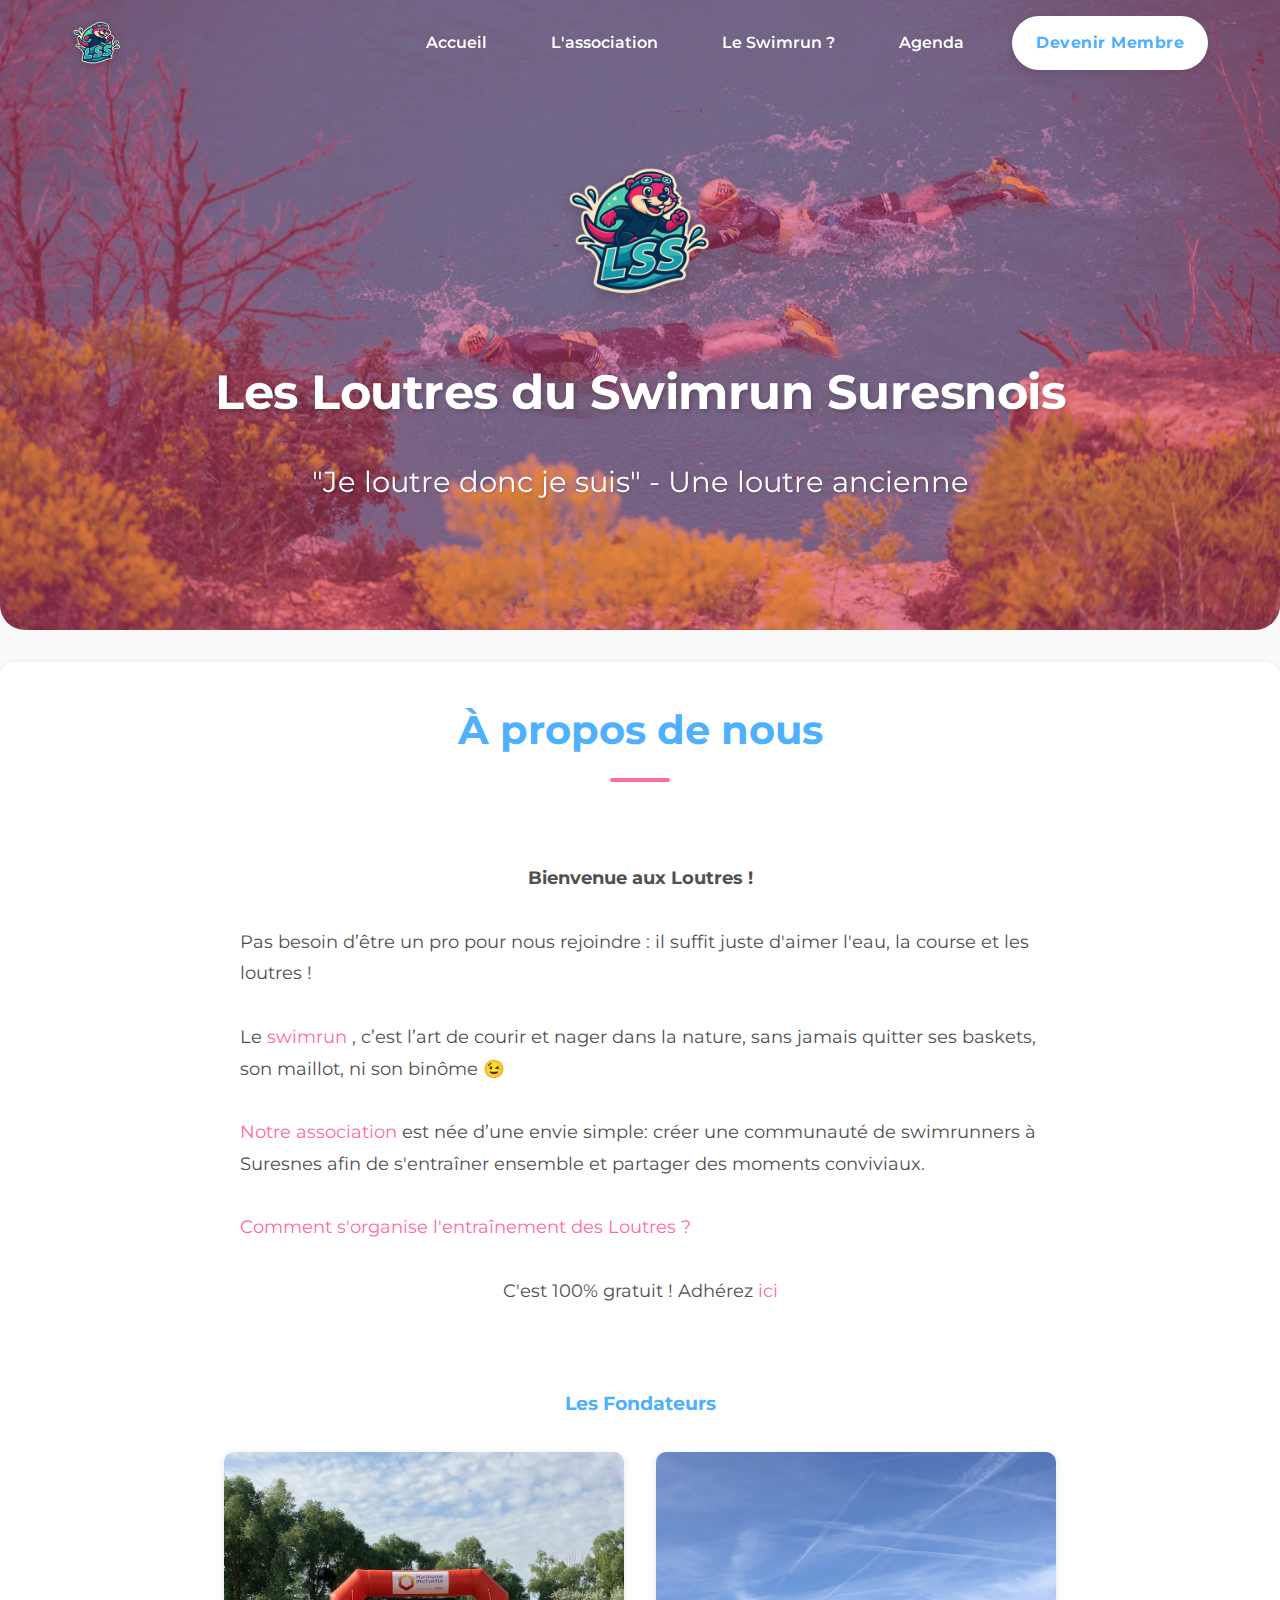
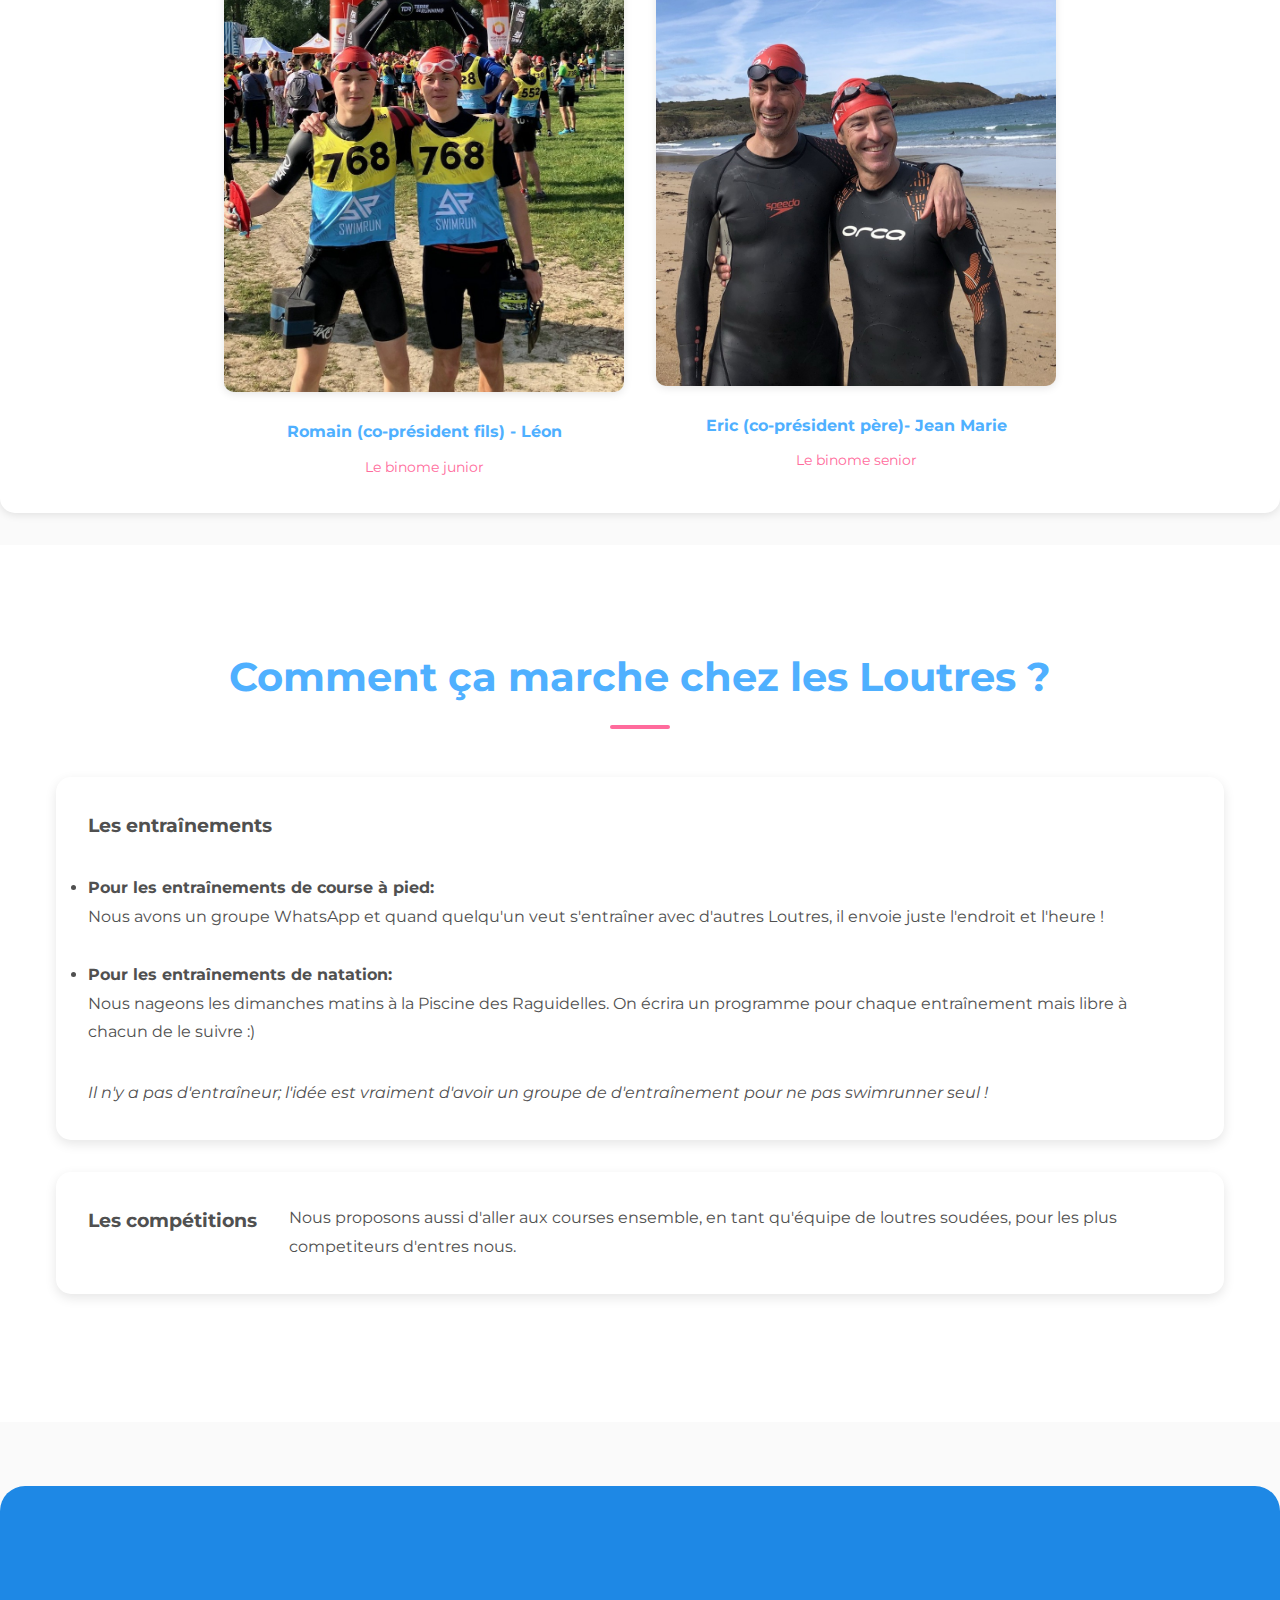
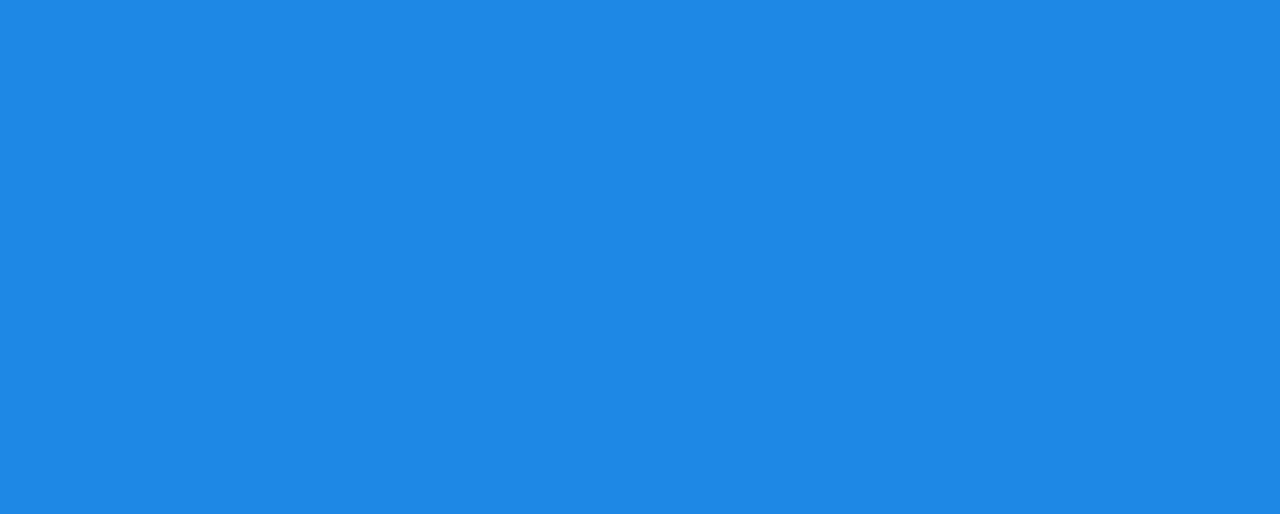
<file: index.html>
<!DOCTYPE html>
<html lang="fr">
<head>
        <!-- Google tag (gtag.js) -->
    <script async src="https://www.googletagmanager.com/gtag/js?id=G-BMRGEG2PDH"></script>
    <script>
      window.dataLayer = window.dataLayer || [];
      function gtag(){dataLayer.push(arguments);}
      gtag('js', new Date());
    
      gtag('config', 'G-BMRGEG2PDH');
    </script>
<!-- Google Tag Manager -->
        <script>(function(w,d,s,l,i){w[l]=w[l]||[];w[l].push({'gtm.start':
        new Date().getTime(),event:'gtm.js'});var f=d.getElementsByTagName(s)[0],
        j=d.createElement(s),dl=l!='dataLayer'?'&l='+l:'';j.async=true;j.src=
        'https://www.googletagmanager.com/gtm.js?id='+i+dl;f.parentNode.insertBefore(j,f);
        })(window,document,'script','dataLayer','GTM-T9DRR994');</script>
        <!-- End Google Tag Manager -->
    <meta charset="UTF-8">
    <meta name="viewport" content="width=device-width, initial-scale=1.0">
    <meta name="description" content="Les Loutres du Swimrun Suresnois (LSS) - Association gratuite de swimrun à Suresnes, en Île-de-France. Rejoignez notre communauté de swimrunners pour des entraînements et des moments conviviaux.">
    <meta name="keywords" content="swimrun, Suresnes, LSS, Les Loutres du Swimrun Suresnois, entraînement swimrun, association sportive, lss swimrun, swimrun suresnes, lss suresnes, natation suresnes, club suresnes, swimrun île de france, swimrun 92, club swimrun ile de france">
    <meta name="author" content="Les Loutres du Swimrun Suresnois">
    <meta name="robots" content="index, follow">
    <link rel="canonical" href="https://loutreswimrunsuresnes.fr/">
    
    <!-- Open Graph / Facebook -->
    <meta property="og:type" content="website">
    <meta property="og:url" content="https://loutreswimrunsuresnes.fr/">
    <meta property="og:title" content="Les Loutres du Swimrun Suresnois (LSS)">
    <meta property="og:description" content="Association gratuite de swimrun à Suresnes. Rejoignez notre communauté de swimrunners pour des entraînements et des moments conviviaux.">
    <meta property="og:image" content="https://loutreswimrunsuresnes.fr/logo_LSS.png">

    <!-- Twitter -->
    <meta property="twitter:card" content="summary_large_image">
    <meta property="twitter:url" content="https://loutreswimrunsuresnes.fr/">
    <meta property="twitter:title" content="Les Loutres du Swimrun Suresnois (LSS)">
    <meta property="twitter:description" content="Association gratuite de swimrun à Suresnes. Rejoignez notre communauté de swimrunners pour des entraînements et des moments conviviaux.">
    <meta property="twitter:image" content="https://loutreswimrunsuresnes.fr/logo_LSS.png">

    <title>Les Loutres du Swimrun Suresnois (LSS) - Association de swimrun à Suresnes</title>
    
    <link rel="manifest" href="/manifest.json">
    <meta name="theme-color" content="#ffffff">

    <!-- Structured Data -->
    <script type="application/ld+json">
    {
      "@context": "https://schema.org",
      "@type": "SportsOrganization",
      "name": "Les Loutres du Swimrun Suresnois",
      "url": "https://loutreswimrunsuresnes.fr",
      "logo": "https://loutreswimrunsuresnes.fr/logo_LSS.png",
      "description": "Association gratuite de swimrun à Suresnes. Rejoignez notre communauté de swimrunners pour des entraînements et des moments conviviaux.",
      "address": {
        "@type": "PostalAddress",
        "addressLocality": "Suresnes",
        "addressRegion": "Île-de-France",
        "postalCode": "92150",
        "addressCountry": "FR"
      },
      "email": "loutreswimrunsuresnes@gmail.com",
      "sameAs": [
        "https://www.instagram.com/lss_swimrun/",
        "https://www.facebook.com/profile.php?id=61575253062888"
      ]
    }
    </script>

    <link href="https://fonts.googleapis.com/css2?family=Montserrat:wght@400;600;700&display=swap" rel="stylesheet">
    <link rel="stylesheet" href="https://cdnjs.cloudflare.com/ajax/libs/font-awesome/6.5.1/css/all.min.css">
    <link rel="stylesheet" href="style.css">
    <link rel="preload" href="/logo_LSS.png" as="image">
    <link rel="preload" href="/premiere.png" as="image">

        <!-- Favicon classique -->
        <link rel="icon" href="/favicon.ico" sizes="any">
        
        <!-- Favicon pour navigateurs modernes -->
        <link rel="icon" href="/favicon.svg" type="image/svg+xml">
        <link rel="icon" type="image/png" sizes="32x32" href="/favicon-32x32.png">
        <link rel="icon" type="image/png" sizes="16x16" href="/favicon-16x16.png">
        
        <!-- Apple -->
        <link rel="apple-touch-icon" sizes="180x180" href="/apple-touch-icon.png">
</head>
<body>
                <!-- Google Tag Manager (noscript) -->
        <noscript><iframe src="https://www.googletagmanager.com/ns.html?id=GTM-T9DRR994"
        height="0" width="0" style="display:none;visibility:hidden"></iframe></noscript>
        <!-- End Google Tag Manager (noscript) -->
    <!-- Navigation -->
    <nav class="main-nav">
        <div class="nav-container">
            <a href="index.html" class="nav-logo">
                <img src="logo_LSS.png" alt="LSS Logo" class="nav-logo-img">
            </a>
            <div class="nav-links">
                <a href="index.html" class="nav-link">Accueil</a>
                <a href="about.html" class="nav-link">L'association</a>
                <a href="swimrun.html" class="nav-link">Le Swimrun ?</a>
                <a href="calendar.html" class="nav-link">Agenda</a>
                <a href="https://www.helloasso.com/associations/les-loutres-du-swimrun-suresnois-lss/adhesions/adhesion-lss" class="nav-link nav-btn" target="_blank">Devenir Membre</a>
            </div>
            <button class="mobile-menu-btn" aria-label="Menu">
                <span></span>
                <span></span>
                <span></span>
            </button>
        </div>
    </nav>

    <section class="hero" style="background-image: url('premiere.png'); background-size: cover; background-position: center; position: relative;">
        <div>
            <img src="logo_LSS.png" alt="LSS Logo" width="150" height="150" loading="eager">
            <h1>Les Loutres du Swimrun Suresnois</h1>
            <div class="quote-container">
                <p class="quote">"Je loutre donc je suis" - Une loutre ancienne</p>
                <p class="quote">"La vie est comme le swimrun, il faut savoir alterner" - Une loutre philosophe</p>
                <p class="quote">"Plus on est de loutres, plus on rit" - Une loutre sociable</p>
                <p class="quote">"Un esprit sain dans une loutre saine" - Une loutre sportive</p>
                <p class="quote">"Le swimrun, c'est la liberté de choisir son élément" - Une loutre aventurière</p>
                <p class="quote">"Seul on va vite, ensemble on va loin" - Une loutre sage</p>
                <p class="quote">"L'important n'est pas la destination, mais les brasses qu'on donne" - Une loutre voyageuse</p>
                <p class="quote">"Un pour tous, tous pour la loutre!" - Une loutre mousquetaire</p>
            </div>
        </div>
    </section>

    <section class="about">
        <div class="container">
            <h2>À propos de nous</h2>
                <p> <strong> Bienvenue aux Loutres !</strong> </p>
                <p> Pas besoin d’être un pro pour nous rejoindre : il suffit juste d'aimer l'eau, la course et les loutres !</p>
            <p>
                Le <a href="swimrun.html" class="info-link">swimrun</a> 
                , c’est l’art de courir et nager dans la nature, sans jamais quitter ses baskets, son maillot, ni son binôme 😉
            </p>
            <p>
                <a href="/about" class="info-link">Notre association</a> est née d’une envie simple: créer une communauté de swimrunners à Suresnes afin de s'entraîner ensemble et partager des moments conviviaux. <br>
                <br>
                <a href="#entrainement" class="info-link">Comment s'organise l'entraînement des Loutres ?</a> 
            </p>
                
            <p>
                C'est 100% gratuit ! Adhérez <a href="https://www.helloasso.com/associations/les-loutres-du-swimrun-suresnois-lss/adhesions/adhesion-lss" class="info-link">ici</a> 
            </p>

            <div class="founders">
                <h3>Les Fondateurs</h3>
                <div class="founders-grid">
                    <div class="founder-card">
                        <img src="presR_L.webp" alt="Romain" class="founder-img" width="200" height="200" loading="lazy">
                        <h4>Romain (co-président fils) - Léon</h4>
                        <p>Le binome junior</p>
                    </div>
                    <div class="founder-card">
                        <img src="presE_JM.webp" alt="Eric" class="founder-img" width="200" height="200" loading="lazy">
                        <h4>Eric (co-président père)- Jean Marie</h4>
                        <p>Le binome senior</p>
                    </div>
                </div>
            </div>
        </div>
    </section>

    <section class="events">
        <div class="container">
            <h2 id="entrainement">Comment ça marche chez les Loutres ?</h2>
            <div class="events-content">
                <div class="event-item">
                    <h3>Les entraînements</h3>
                        <br>
                        <ul>
                                <li><strong>Pour les entraînements de course à pied:</strong> <br> 
                                Nous avons un groupe WhatsApp et quand quelqu'un veut s'entraîner avec d'autres Loutres, il envoie juste l'endroit et l'heure !</li>
                                <br>
                                <li><strong>Pour les entraînements de natation:</strong> <br>
                                Nous nageons les dimanches matins à la Piscine des Raguidelles. On écrira un programme pour chaque entraînement mais libre à chacun de le suivre :)</li>
                        </ul>
                        <br>
                        <p> <em>Il n'y a pas d'entraîneur; l'idée est vraiment d'avoir un groupe 
                        de d'entraînement pour ne pas swimrunner seul ! </em></p>
                        
                </div>

                <div class="event-item">
                    <h3>Les compétitions</h3>
                    <p>
                        Nous proposons aussi d'aller aux courses ensemble, en tant qu'équipe 
                        de loutres soudées, pour les plus competiteurs d'entres nous.
                    </p>
                </div>
            </div>
        </div>
    </section>

    <footer>
        <div class="container">
            <div class="footer-content">
                <div class="footer-section">
                    <h3>Contact</h3>
                    <p>Email: loutreswimrunsuresnes@gmail.com</p>
                    <p>Suresnes, Île-de-France</p>
                    <a href="contact.html" class="btn" style="margin-top: 1rem;">Contact</a>
                </div>
                <div class="footer-section">
                    <h3>Rejoignez-nous</h3>
                    <a href="https://www.helloasso.com/associations/les-loutres-du-swimrun-suresnois-lss/adhesions/adhesion-lss" class="btn" target="_blank">Devenir Membre</a>
                    <p style="margin-top: 0.5rem; font-style: italic;">C'est gratuit</p>
                </div>
                <div class="footer-section">
                    <h3>Suivez-nous</h3>
                    <div class="social-links">
                        <a href="https://www.instagram.com/lss_swimrun/" target="_blank" class="social-link">
                            <i class="fab fa-instagram"></i>
                        </a>
                        <a href="https://www.facebook.com/profile.php?id=61575253062888" target="_blank" class="social-link">
                            <i class="fab fa-facebook"></i>
                        </a>
                    </div>
                </div>
            </div>
        </div>
    </footer>

    <button class="scroll-to-top" aria-label="Retour en haut">
        <i class="fas fa-arrow-up"></i>
    </button>

    <script>
        // Mobile menu functionality
        const mobileMenuBtn = document.querySelector('.mobile-menu-btn');
        const navLinks = document.querySelector('.nav-links');
        
        mobileMenuBtn.addEventListener('click', () => {
            navLinks.classList.toggle('active');
            mobileMenuBtn.classList.toggle('active');
        });

        // Handle scroll for navigation color change
        const mainNav = document.querySelector('.main-nav');
        const heroHeight = 300; // Approximate height where we want the color to change

        window.addEventListener('scroll', () => {
            if (window.scrollY > heroHeight) {
                mainNav.classList.add('scrolled');
            } else {
                mainNav.classList.remove('scrolled');
            }
        });

        // Scroll to top functionality
        const scrollToTopBtn = document.querySelector('.scroll-to-top');

        window.addEventListener('scroll', () => {
            if (window.scrollY > 300) {
                scrollToTopBtn.classList.add('visible');
            } else {
                scrollToTopBtn.classList.remove('visible');
            }
        });

        scrollToTopBtn.addEventListener('click', () => {
            window.scrollTo({
                top: 0,
                behavior: 'smooth'
            });
        });

        // Quote rotation functionality
        const quotes = document.querySelectorAll('.quote');
        let currentQuoteIndex = 0;

        function showQuote(index) {
            // Hide all quotes first
            quotes.forEach(quote => {
                quote.style.display = 'none';
            });
            
            // Show only the current quote
            quotes[index].style.display = 'block';
        }

        function rotateQuotes() {
            currentQuoteIndex = (currentQuoteIndex + 1) % quotes.length;
            showQuote(currentQuoteIndex);
        }

        // Initialize first quote
        showQuote(0);

        // Start rotation
        setInterval(rotateQuotes, 8000);
    </script>
</body>
</html>
</file>
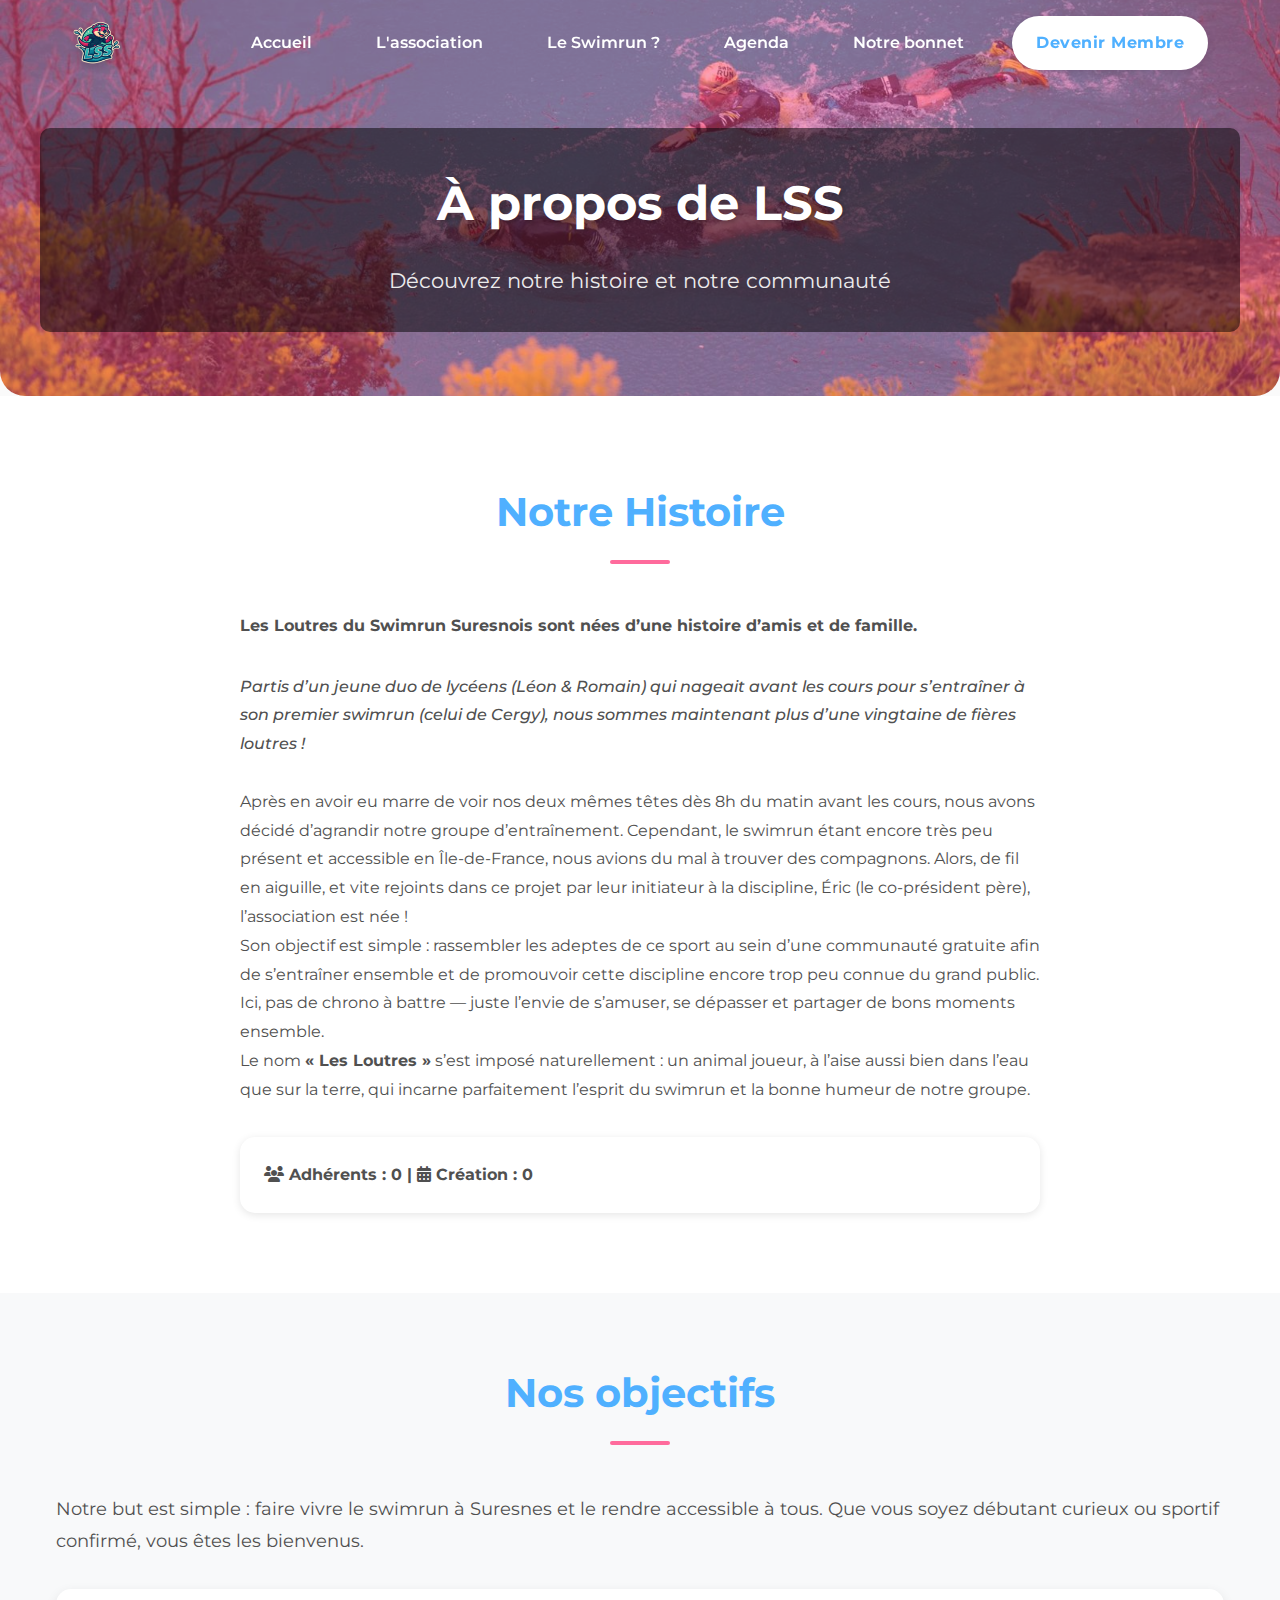
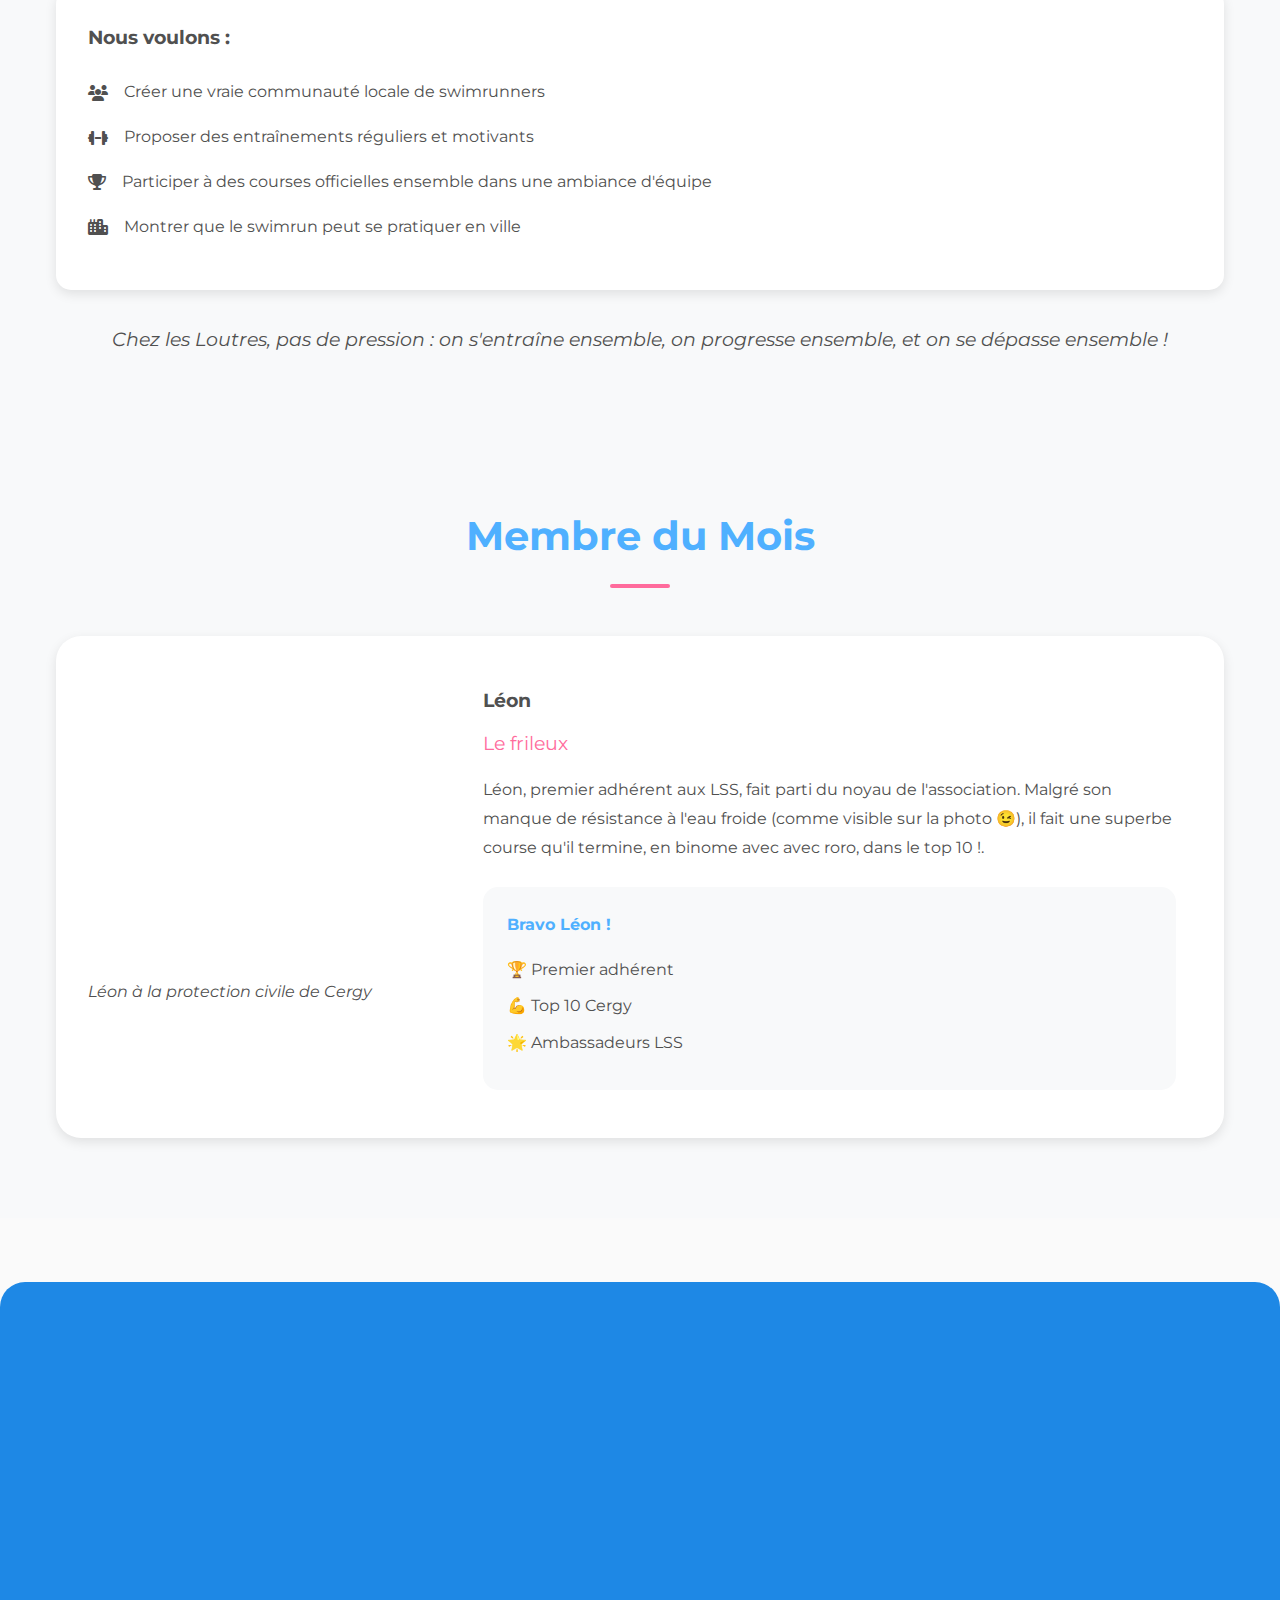
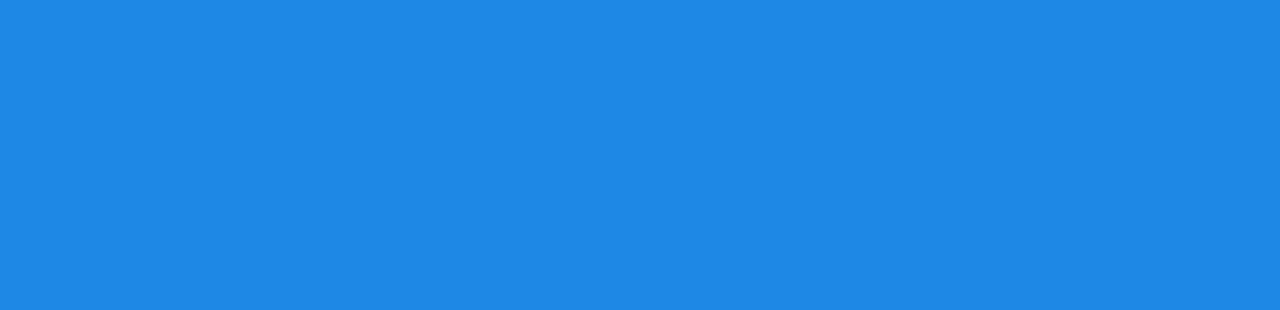
<file: about.html>
<!DOCTYPE html>
<html lang="fr">
<head>
    <meta charset="UTF-8">
    <meta name="viewport" content="width=device-width, initial-scale=1.0">
    <meta name="description" content="Découvrez l'histoire et la mission des Loutres du Swimrun Suresnois (LSS), une association gratuite dédiée à la pratique du swimrun à Suresnes.">
    <meta name="keywords" content="swimrun, Suresnes, LSS, Les Loutres du Swimrun Suresnois, histoire, mission, association sportive">
    <meta name="author" content="Les Loutres du Swimrun Suresnois">
    <meta name="robots" content="index, follow">
    <link rel="canonical" href="https://loutreswimrunsuresnes.fr/about.html">
    
    <!-- Open Graph / Facebook -->
    <meta property="og:type" content="website">
    <meta property="og:url" content="https://loutreswimrunsuresnes.fr/about.html">
    <meta property="og:title" content="À propos - Les Loutres du Swimrun Suresnois (LSS)">
    <meta property="og:description" content="Découvrez l'histoire et la mission des Loutres du Swimrun Suresnois (LSS), une association gratuite dédiée à la pratique du swimrun à Suresnes.">
    <meta property="og:image" content="https://loutreswimrunsuresnes.fr/logo_LSS.png">

    <!-- Twitter -->
    <meta property="twitter:card" content="summary_large_image">
    <meta property="twitter:url" content="https://loutreswimrunsuresnes.fr/about.html">
    <meta property="twitter:title" content="À propos - Les Loutres du Swimrun Suresnois (LSS)">
    <meta property="twitter:description" content="Découvrez l'histoire et la mission des Loutres du Swimrun Suresnois (LSS), une association gratuite dédiée à la pratique du swimrun à Suresnes.">
    <meta property="twitter:image" content="https://loutreswimrunsuresnes.fr/logo_LSS.png">

    <title>À propos - Les Loutres du Swimrun Suresnois (LSS)</title>

    <link rel="manifest" href="/manifest.json">
    <meta name="theme-color" content="#ffffff">

    <!-- Structured Data -->
    <script type="application/ld+json">
    {
      "@context": "https://schema.org",
      "@type": "AboutPage",
      "name": "À propos - Les Loutres du Swimrun Suresnois",
      "description": "Découvrez l'histoire et la mission des Loutres du Swimrun Suresnois (LSS), une association gratuite dédiée à la pratique du swimrun à Suresnes.",
      "publisher": {
        "@type": "Organization",
        "name": "Les Loutres du Swimrun Suresnois",
        "logo": {
          "@type": "ImageObject",
          "url": "https://loutreswimrunsuresnes.fr/logo_LSS.png"
        }
      }
    }
    </script>

    <link href="https://fonts.googleapis.com/css2?family=Montserrat:wght@400;600;700&display=swap" rel="stylesheet">
    <link rel="stylesheet" href="https://cdnjs.cloudflare.com/ajax/libs/font-awesome/6.5.1/css/all.min.css">
    <link rel="stylesheet" href="style.css">
    <link rel="preload" href="/logo_LSS.png" as="image">
    <link rel="preload" href="/premiere.png" as="image">
    
    <!-- Favicon classique -->
    <link rel="icon" href="/favicon.ico" sizes="any">
    
    <!-- Favicon pour navigateurs modernes -->
    <link rel="icon" href="/favicon.svg" type="image/svg+xml">
    <link rel="icon" type="image/png" sizes="32x32" href="/favicon-32x32.png">
    <link rel="icon" type="image/png" sizes="16x16" href="/favicon-16x16.png">
    
    <!-- Apple -->
    <link rel="apple-touch-icon" sizes="180x180" href="/apple-touch-icon.png">
</head>
<body>
    <!-- Navigation -->
    <nav class="main-nav">
        <div class="nav-container">
            <a href="index.html" class="nav-logo">
                <img src="logo_LSS.png" alt="LSS Logo" class="nav-logo-img">
            </a>
            <div class="nav-links">
                <a href="index.html" class="nav-link">Accueil</a>
                <a href="about.html" class="nav-link">L'association</a>
                <a href="swimrun.html" class="nav-link">Le Swimrun ?</a>
                <a href="calendar.html" class="nav-link">Agenda</a>
                <a href="bonnet.html" class="nav-link">Notre bonnet</a>
                <a href="https://www.helloasso.com/associations/les-loutres-du-swimrun-suresnois-lss/adhesions/adhesion-lss" class="nav-link nav-btn" target="_blank">Devenir Membre</a>
            </div>
            <button class="mobile-menu-btn" aria-label="Menu">
                <span></span>
                <span></span>
                <span></span>
            </button>
        </div>
    </nav>

    <!-- Header -->
    <header class="page-header" style="background-image: url('premiere.png'); background-size: cover; background-position: center; position: relative;">
        <div class="container" style="position: relative; z-index: 1; background-color: rgba(0, 0, 0, 0.5); padding: 2rem; border-radius: 10px;">
            <h1>À propos de LSS</h1>
            <p>Découvrez notre histoire et notre communauté</p>
        </div>
    </header>

    <!-- History Section -->
    <section class="history-section">
        <div class="container">
            <h2>Notre Histoire</h2>
            <div class="history-content">
                <div class="history-text">
                  <p><strong>Les Loutres du Swimrun Suresnois sont nées d’une histoire d’amis et de famille.</strong></p>  
                    <p style="margin-bottom: 2rem; line-height: 1.8;">
                        <p style="font-weight: 500; font-style: italic;">Partis d’un jeune duo de lycéens (Léon & Romain) qui nageait avant les cours pour s’entraîner à son premier swimrun (celui de Cergy), nous sommes maintenant plus d’une vingtaine de fières loutres ! </p>
                        <br>
                        Après en avoir eu marre de voir nos deux mêmes têtes dès 8h du matin avant les cours, nous avons décidé d’agrandir notre groupe d’entraînement. Cependant, le swimrun étant encore très peu présent et accessible en Île-de-France, nous avions du mal à trouver des compagnons. Alors, de fil en aiguille, et vite rejoints dans ce projet par leur initiateur à la discipline, Éric (le co-président père), l’association est née !
                        <br>
                        Son objectif est simple : rassembler les adeptes de ce sport au sein d’une communauté gratuite afin de s’entraîner ensemble et de promouvoir cette discipline encore trop peu connue du grand public.
                        <br>
                        Ici, pas de chrono à battre — juste l’envie de s’amuser, se dépasser et partager de bons moments ensemble.
                        <br>
                        Le nom <strong>« Les Loutres »</strong> s’est imposé naturellement : un animal joueur, à l’aise aussi bien dans l’eau que sur la terre, qui incarne parfaitement l’esprit du swimrun et la bonne humeur de notre groupe.
                    </p> 
                    <p style="font-weight: bold; margin-top: 2rem; padding: 1.5rem; background-color: var(--white); border-radius: var(--border-radius-md); box-shadow: var(--shadow-sm);">
                        <i class="fas fa-users" style="color: var(--primary);"></i> Adhérents : <span class="counter" data-target="25">0</span> | 
                        <i class="fas fa-calendar-alt" style="color: var(--primary);"></i> Création : <span class="counter" data-target="2025">0</span>
                    </p>
                    <script>
                        const counters = document.querySelectorAll('.counter');
                        const observer = new IntersectionObserver((entries) => {
                            entries.forEach(entry => {
                                if (entry.isIntersecting) {
                                    const counter = entry.target;
                                    const target = parseInt(counter.getAttribute('data-target'));
                                    let count = 0;
                                    const updateCounter = () => {
                                        const increment = target / 50;
                                        if (count < target) {
                                            count += increment;
                                            counter.innerText = Math.ceil(count);
                                            setTimeout(updateCounter, 20);
                                        } else {
                                            counter.innerText = target;
                                        }
                                    };
                                    updateCounter();
                                    observer.unobserve(counter);
                                }
                            });
                        });
                        counters.forEach(counter => observer.observe(counter));
                    </script>
                </div>
            </div>
        </div>
    </section>

    <!-- Mission Section -->
    <section class="mission-section">
        <div class="container">
            <h2>Nos objectifs</h2>
            <div class="mission-intro" style="margin-bottom: 2rem; font-size: 1.1rem; line-height: 1.8;">
                <p>Notre but est simple : faire vivre le swimrun à Suresnes et le rendre accessible à tous. Que vous soyez débutant curieux ou sportif confirmé, vous êtes les bienvenus.</p>
            </div>

            <div class="mission-goals" style="background: var(--white); padding: 2rem; border-radius: var(--border-radius-md); box-shadow: var(--shadow-md);">
                <h3 style="color: var(--primary); margin-bottom: 1.5rem;">Nous voulons :</h3>
                <ul style="list-style: none; padding: 0;">
                    <li style="margin-bottom: 1rem; display: flex; align-items: center;">
                        <i class="fas fa-users" style="color: var(--primary); margin-right: 1rem;"></i>
                        Créer une vraie communauté locale de swimrunners
                    </li>
                    <li style="margin-bottom: 1rem; display: flex; align-items: center;">
                        <i class="fas fa-dumbbell" style="color: var(--primary); margin-right: 1rem;"></i>
                        Proposer des entraînements réguliers et motivants
                    </li>
                    <li style="margin-bottom: 1rem; display: flex; align-items: center;">
                        <i class="fas fa-trophy" style="color: var(--primary); margin-right: 1rem;"></i>
                        Participer à des courses officielles ensemble dans une ambiance d'équipe
                    </li>
                    <li style="margin-bottom: 1rem; display: flex; align-items: center;">
                        <i class="fas fa-city" style="color: var(--primary); margin-right: 1rem;"></i>
                        Montrer que le swimrun peut se pratiquer en ville
                    </li>
                </ul>
            </div>

            <div class="mission-motto" style="text-align: center; margin-top: 2rem; font-style: italic; font-size: 1.2rem;">
                <p>Chez les Loutres, pas de pression : on s'entraîne ensemble, on progresse ensemble, et on se dépasse ensemble !</p>
            </div>
        </div>
    </section>

    <!-- Member of the Month Section -->
    <section class="member-month">
        <div class="container">
            <h2>Membre du Mois</h2>
            <div class="member-spotlight">
                <div class="member-card">
                    <div class="member-image">
                        <img src="L_secu_civ.webp" alt="Romain et Léon" style="width: 100%; height: 300px; object-fit: cover; border-radius: 10px;" loading="lazy">
                        <figcaption style="font-style: italic;">Léon à la protection civile de Cergy</figcaption>
                    </div>
                    <div class="member-info">
                        <h3>Léon</h3>
                        <p class="member-title">Le frileux</p>
                        <p class="member-description">
                            Léon, premier adhérent aux LSS, fait parti du noyau de l'association. Malgré son manque de résistance à l'eau froide (comme visible sur la photo 😉), il fait une superbe course qu'il termine, en binome avec avec roro, dans le top 10 !.
                        </p>
                        <div class="member-achievements">
                            <h4>Bravo Léon !</h4>
                            <ul>
                                <li>🏆 Premier adhérent</li>
                                <li>💪 Top 10 Cergy</li>
                                <li>🌟 Ambassadeurs LSS</li>
                            </ul>
                        </div>
                    </div>
                </div>
            </div>
        </div>
    </section>

    <!-- Footer -->
    <footer>
        <div class="container">
            <div class="footer-content">
                <div class="footer-section">
                    <h3>Contact</h3>
                    <p>Email: loutreswimrunsuresnes@gmail.com</p>
                    <p>Suresnes, Île-de-France</p>
                    <a href="contact.html" class="btn" style="margin-top: 1rem;">Contact</a>
                </div>
                <div class="footer-section">
                    <h3>Rejoignez-nous</h3>
                    <a href="https://www.helloasso.com/associations/les-loutres-du-swimrun-suresnois-lss/adhesions/adhesion-lss" class="btn" target="_blank">Devenir Membre</a>
                    <p style="margin-top: 0.5rem; font-style: italic;">C'est gratuit</p>
                </div>
                <div class="footer-section">
                    <h3>Suivez-nous</h3>
                    <div class="social-links">
                        <a href="https://www.instagram.com/lss_swimrun/" target="_blank" class="social-link">
                            <i class="fab fa-instagram"></i>
                        </a>
                        <a href="https://www.facebook.com/profile.php?id=61575253062888" target="_blank" class="social-link">
                            <i class="fab fa-facebook"></i>
                        </a>
                    </div>
                </div>
            </div>
        </div>
    </footer>

    <button class="scroll-to-top" aria-label="Retour en haut">
        <i class="fas fa-arrow-up"></i>
    </button>

    <script>
        // Mobile menu functionality
        const mobileMenuBtn = document.querySelector('.mobile-menu-btn');
        const navLinks = document.querySelector('.nav-links');
        
        mobileMenuBtn.addEventListener('click', () => {
            navLinks.classList.toggle('active');
            mobileMenuBtn.classList.toggle('active');
        });

        // Handle scroll for navigation color change
        const mainNav = document.querySelector('.main-nav');
        const heroHeight = 300; // Approximate height where we want the color to change

        window.addEventListener('scroll', () => {
            if (window.scrollY > heroHeight) {
                mainNav.classList.add('scrolled');
            } else {
                mainNav.classList.remove('scrolled');
            }
        });

        // Scroll to top functionality
        const scrollToTopBtn = document.querySelector('.scroll-to-top');

        window.addEventListener('scroll', () => {
            if (window.scrollY > 300) {
                scrollToTopBtn.classList.add('visible');
            } else {
                scrollToTopBtn.classList.remove('visible');
            }
        });

        scrollToTopBtn.addEventListener('click', () => {
            window.scrollTo({
                top: 0,
                behavior: 'smooth'
            });
        });

        // FAQ functionality
        document.querySelectorAll('.faq-question').forEach(question => {
            question.addEventListener('click', () => {
                const item = question.parentElement;
                document.querySelectorAll('.faq-item').forEach(faqItem => {
                    if (faqItem !== item) {
                        faqItem.classList.remove('active');
                    }
                });
                item.classList.toggle('active');
            });
        });
    </script>
</body>
</html>
</file>
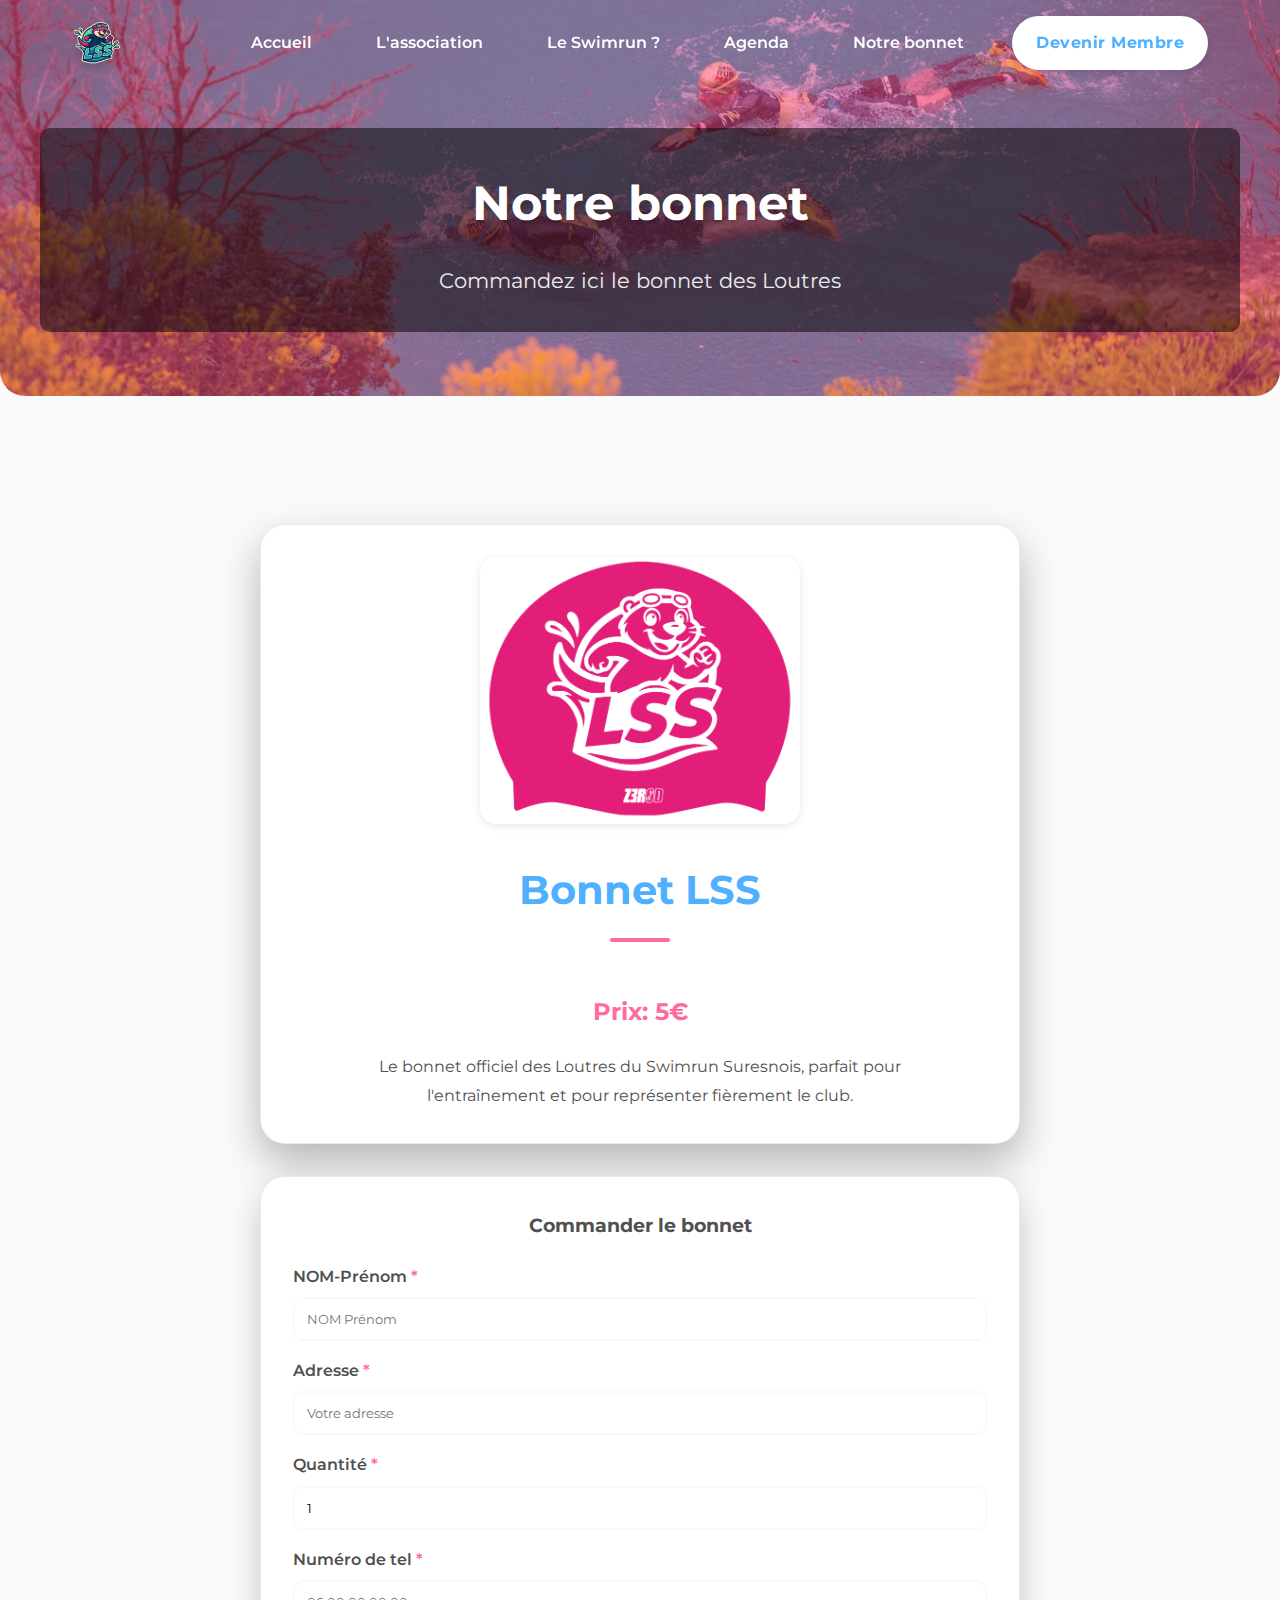
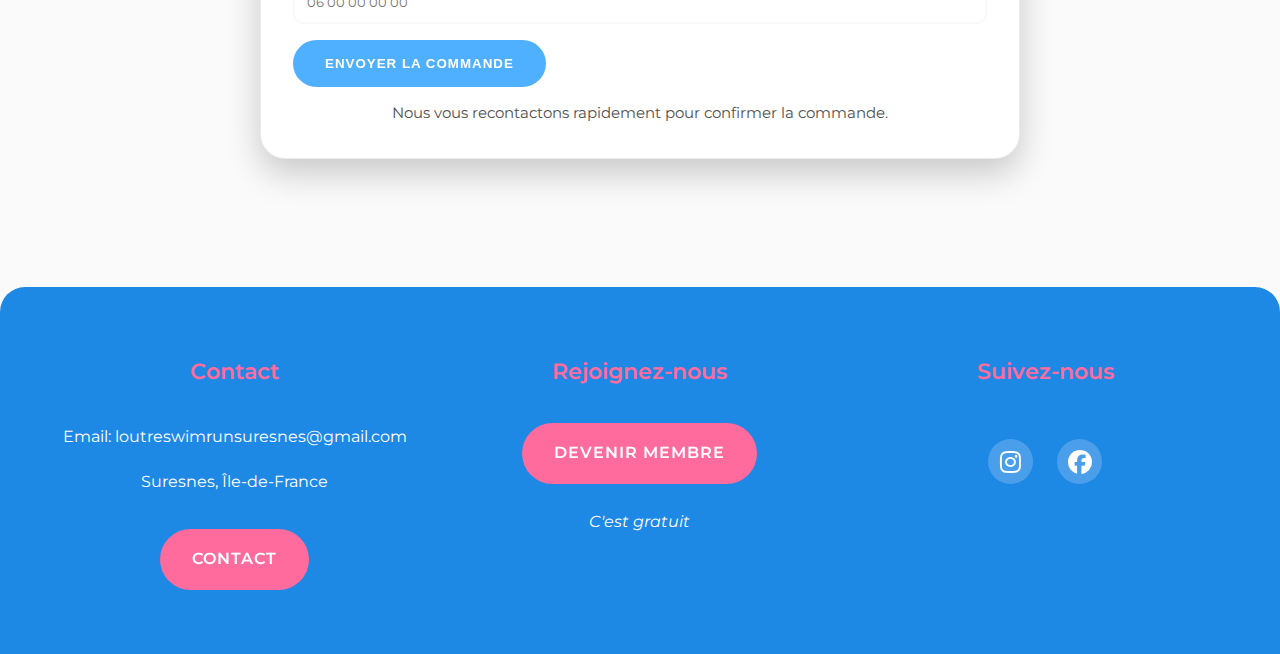
<file: bonnet.html>
<!DOCTYPE html>
<html lang="fr">
<head>
    <meta charset="UTF-8">
    <meta name="viewport" content="width=device-width, initial-scale=1.0">
    <title>Notre bonnet - LSS</title>
    <meta name="description" content="Achetez le bonnet du club LSS. Prix: 5€.">
    <link href="https://fonts.googleapis.com/css2?family=Montserrat:wght@400;600;700&display=swap" rel="stylesheet">
    <link rel="stylesheet" href="https://cdnjs.cloudflare.com/ajax/libs/font-awesome/6.5.1/css/all.min.css">
    <link rel="stylesheet" href="style.css">
    <link rel="icon" href="/favicon.ico" sizes="any">
    <link rel="icon" type="image/png" sizes="32x32" href="/favicon-32x32.png">
    <link rel="icon" type="image/png" sizes="16x16" href="/favicon-16x16.png">
    <link rel="apple-touch-icon" sizes="180x180" href="/apple-touch-icon.png">
    <style>
        .bonnet-section {
            padding: 8rem 0 4rem;
        }

        .bonnet-card {
            max-width: 760px;
            margin: 0 auto;
            background: var(--white);
            border-radius: var(--border-radius-lg);
            box-shadow: 0 18px 40px rgba(0, 0, 0, 0.28);
            border: 1px solid rgba(0, 0, 0, 0.08);
            padding: 2rem;
            text-align: center;
        }

        .bonnet-img {
            width: 100%;
            max-width: 320px;
            height: auto;
            border-radius: 16px;
            box-shadow: var(--shadow-sm);
            margin-bottom: 1.25rem;
        }

        .bonnet-price {
            margin: 0.5rem 0 1.25rem;
            font-size: 1.5rem;
            font-weight: 700;
            color: var(--primary-pink);
        }

        .bonnet-desc {
            max-width: 560px;
            margin: 0 auto;
            line-height: 1.8;
        }

        .bonnet-order-card {
            max-width: 760px;
            margin: 2rem auto 0;
            background: var(--white);
            border-radius: var(--border-radius-lg);
            box-shadow: 0 14px 34px rgba(0, 0, 0, 0.2);
            border: 1px solid rgba(0, 0, 0, 0.08);
            padding: 2rem;
        }

        .bonnet-order-card h3 {
            margin-bottom: 1.25rem;
            text-align: center;
        }

        .form-group {
            margin-bottom: 1rem;
        }

        .form-label {
            display: block;
            margin-bottom: 0.35rem;
            font-weight: 600;
            color: var(--dark-gray);
        }

        .form-input,
        .form-textarea {
            width: 100%;
            padding: 0.75rem;
            border: 2px solid var(--light-gray);
            border-radius: 10px;
            font-family: 'Montserrat', sans-serif;
            transition: var(--transition-base);
        }

        .form-input:focus,
        .form-textarea:focus {
            outline: none;
            border-color: var(--primary-blue);
            box-shadow: 0 0 0 3px rgba(0, 123, 255, 0.1);
        }

        .form-textarea {
            min-height: 120px;
            resize: vertical;
        }

        .required-field::after {
            content: "*";
            color: var(--primary-pink);
            margin-left: 4px;
        }

        .order-note {
            margin-top: 0.75rem;
            font-size: 0.95rem;
            color: var(--dark-gray);
            text-align: center;
        }
    </style>
</head>
<body>
    <nav class="main-nav">
        <div class="nav-container">
            <a href="index.html" class="nav-logo">
                <img src="logo_LSS.png" alt="LSS Logo" class="nav-logo-img">
            </a>
            <div class="nav-links">
                <a href="index.html" class="nav-link">Accueil</a>
                <a href="about.html" class="nav-link">L'association</a>
                <a href="swimrun.html" class="nav-link">Le Swimrun ?</a>
                <a href="calendar.html" class="nav-link">Agenda</a>
                <a href="bonnet.html" class="nav-link">Notre bonnet</a>
                <a href="https://www.helloasso.com/associations/les-loutres-du-swimrun-suresnois-lss/adhesions/adhesion-lss" class="nav-link nav-btn" target="_blank">Devenir Membre</a>
            </div>
            <button class="mobile-menu-btn" aria-label="Menu">
                <span></span>
                <span></span>
                <span></span>
            </button>
        </div>
    </nav>

    <header class="page-header" style="background-image: url('premiere.png'); background-size: cover; background-position: center; position: relative;">
        <div class="container" style="position: relative; z-index: 1; background-color: rgba(0, 0, 0, 0.5); padding: 2rem; border-radius: 10px;">
            <h1>Notre bonnet</h1>
            <p>Commandez ici le bonnet des Loutres</p>
        </div>
    </header>

    <main class="bonnet-section">
        <div class="container">
            <div class="bonnet-card">
                <img src="bonnet_LSS.png" alt="Bonnet du club LSS" class="bonnet-img">
                <h2>Bonnet LSS</h2>
                <p class="bonnet-price">Prix: 5€</p>
                <p class="bonnet-desc">Le bonnet officiel des Loutres du Swimrun Suresnois, parfait pour l'entraînement et pour représenter fièrement le club.</p>
            </div>

            <div class="bonnet-order-card">
                <h3>Commander le bonnet</h3>
                <form name="commande-bonnet" action="https://formspree.io/f/meogdorp" method="POST">
                    <div class="form-group">
                        <label for="order-full-name" class="form-label required-field">NOM-Prénom</label>
                        <input type="text" id="order-full-name" name="nom_prenom" class="form-input" placeholder="NOM Prénom" required>
                    </div>

                    <div class="form-group">
                        <label for="order-address" class="form-label required-field">Adresse</label>
                        <input type="text" id="order-address" name="adresse" class="form-input" placeholder="Votre adresse" required>
                    </div>

                    <div class="form-group">
                        <label for="order-quantity" class="form-label required-field">Quantité</label>
                        <input type="number" id="order-quantity" name="quantite" class="form-input" min="1" value="1" required>
                    </div>

                    <div class="form-group">
                        <label for="order-phone" class="form-label required-field">Numéro de tel</label>
                        <input type="tel" id="order-phone" name="telephone" class="form-input" placeholder="06 00 00 00 00" required>
                    </div>

                    <button type="submit" class="btn">Envoyer la commande</button>
                    <p class="order-note">Nous vous recontactons rapidement pour confirmer la commande.</p>
                </form>
            </div>
        </div>
    </main>

    <footer>
        <div class="container">
            <div class="footer-content">
                <div class="footer-section">
                    <h3>Contact</h3>
                    <p>Email: loutreswimrunsuresnes@gmail.com</p>
                    <p>Suresnes, Île-de-France</p>
                    <a href="contact.html" class="btn" style="margin-top: 1rem;">Contact</a>
                </div>
                <div class="footer-section">
                    <h3>Rejoignez-nous</h3>
                    <a href="https://www.helloasso.com/associations/les-loutres-du-swimrun-suresnois-lss/adhesions/adhesion-lss" class="btn" target="_blank">Devenir Membre</a>
                    <p style="margin-top: 0.5rem; font-style: italic;">C'est gratuit</p>
                </div>
                <div class="footer-section">
                    <h3>Suivez-nous</h3>
                    <div class="social-links">
                        <a href="https://www.instagram.com/lss_swimrun/" target="_blank" class="social-link">
                            <i class="fab fa-instagram"></i>
                        </a>
                        <a href="https://www.facebook.com/profile.php?id=61575253062888" target="_blank" class="social-link">
                            <i class="fab fa-facebook"></i>
                        </a>
                    </div>
                </div>
            </div>
        </div>
    </footer>

    <button class="scroll-to-top" aria-label="Retour en haut">
        <i class="fas fa-arrow-up"></i>
    </button>

    <script>
        const mobileMenuBtn = document.querySelector('.mobile-menu-btn');
        const navLinks = document.querySelector('.nav-links');
        mobileMenuBtn.addEventListener('click', () => {
            navLinks.classList.toggle('active');
            mobileMenuBtn.classList.toggle('active');
        });

        const nav = document.querySelector('.main-nav');
        const onScroll = () => {
            if (window.scrollY > 300) {
                nav.classList.add('scrolled');
            } else {
                nav.classList.remove('scrolled');
            }
        };

        const scrollToTopBtn = document.querySelector('.scroll-to-top');
        window.addEventListener('scroll', () => {
            if (window.scrollY > 300) {
                scrollToTopBtn.classList.add('visible');
            } else {
                scrollToTopBtn.classList.remove('visible');
            }
        });
        scrollToTopBtn.addEventListener('click', () => {
            window.scrollTo({
                top: 0,
                behavior: 'smooth'
            });
        });

        window.addEventListener('scroll', onScroll);
        onScroll();
    </script>
</body>
</html>
</file>
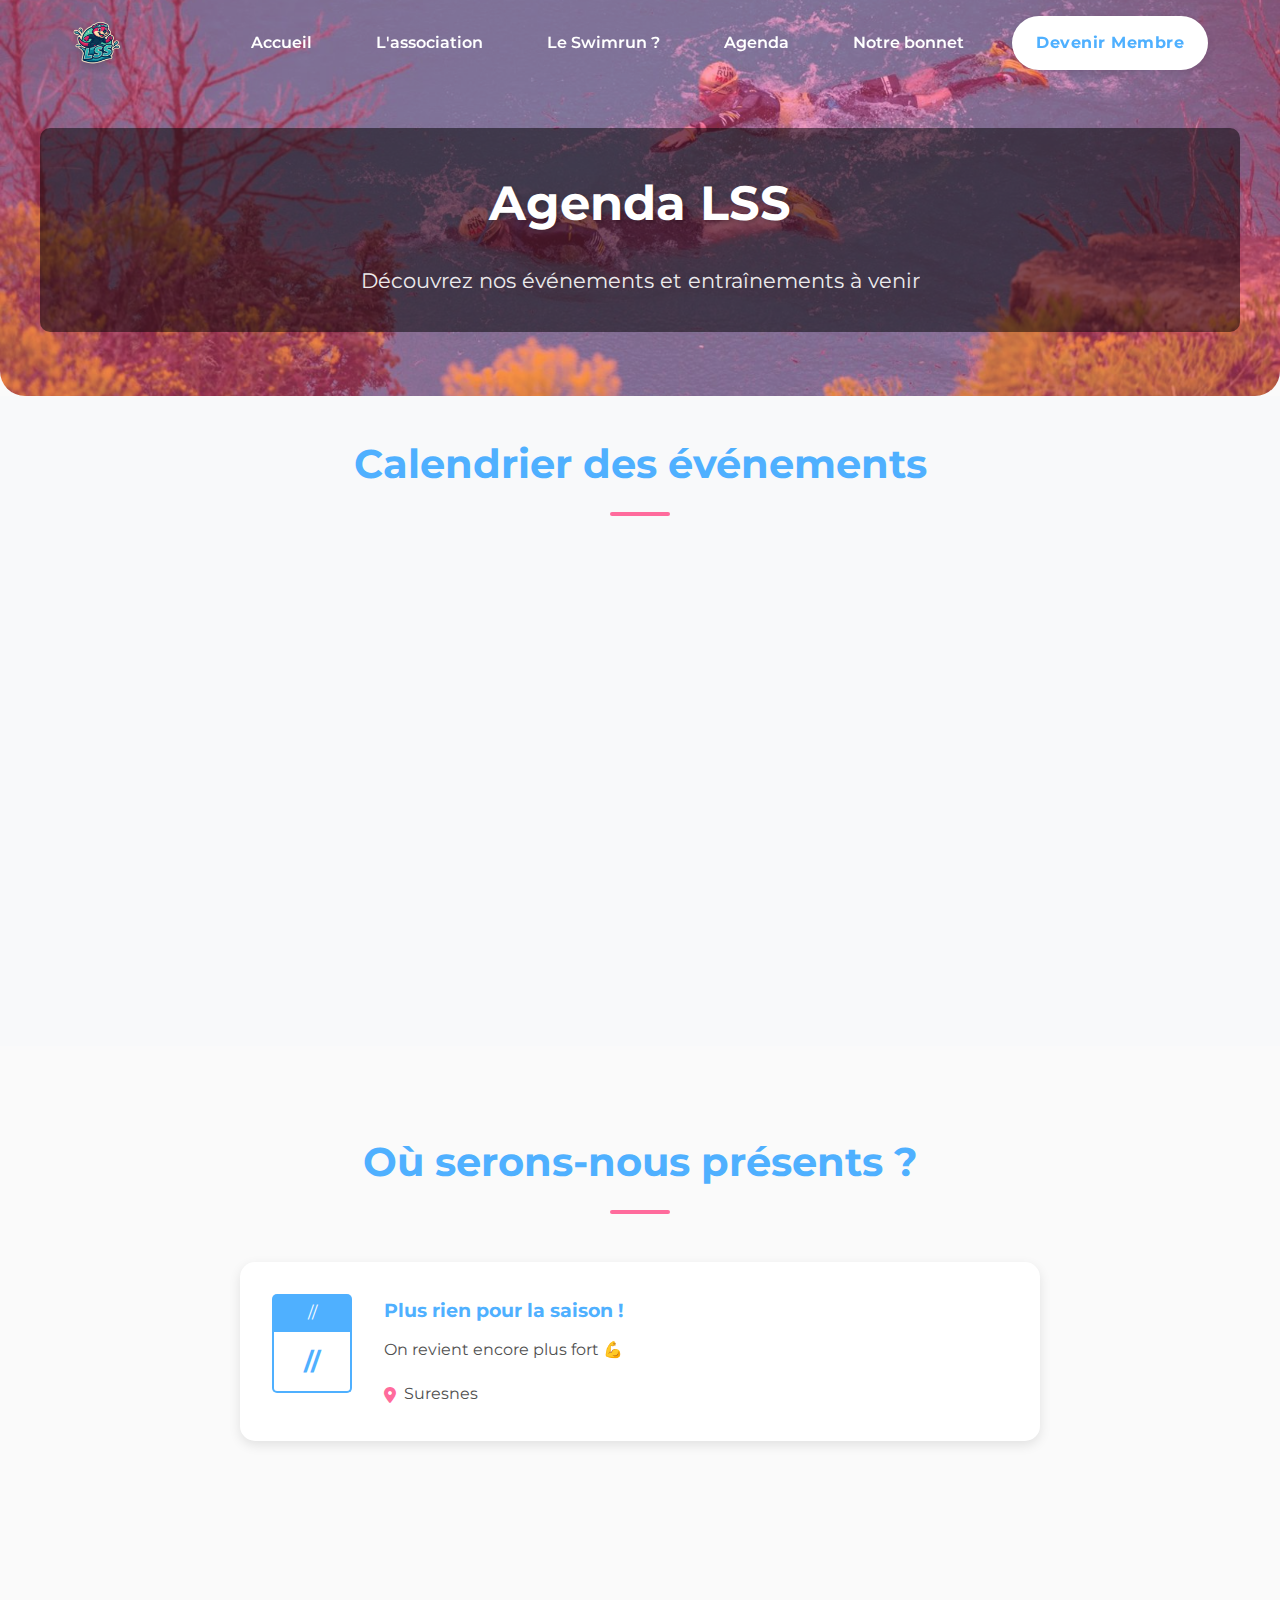
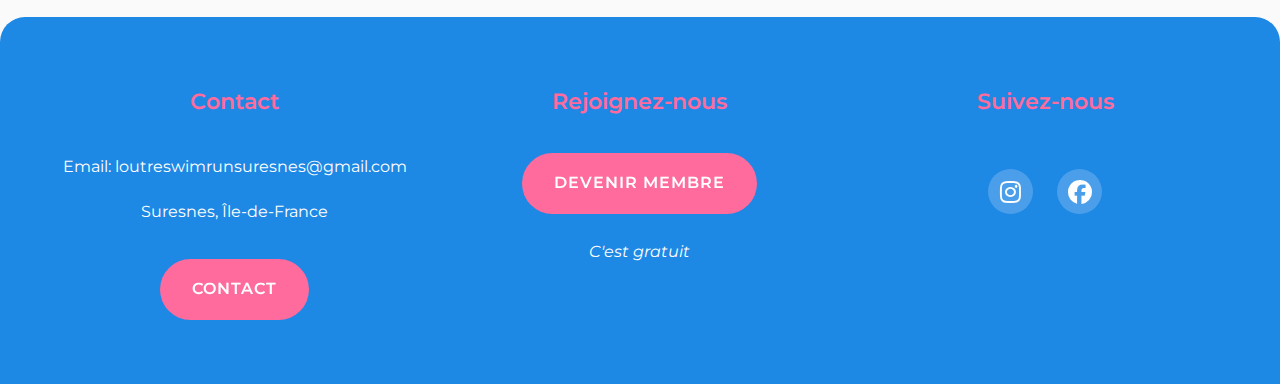
<file: calendar.html>
<!DOCTYPE html>
<html lang="fr">
<head>
    <meta charset="UTF-8">
    <meta name="viewport" content="width=device-width, initial-scale=1.0">
    <meta name="description" content="Consultez l'agenda des entraînements et événements des Loutres du Swimrun Suresnois (LSS). Rejoignez-nous pour des sessions d'entraînement et des moments conviviaux.">
    <meta name="keywords" content="swimrun, agenda, entraînement, événements, Suresnes, LSS, calendrier">
    <meta name="author" content="Les Loutres du Swimrun Suresnois">
    <meta name="robots" content="index, follow">
    <link rel="canonical" href="https://loutreswimrunsuresnes.fr/calendar.html">
    
    <!-- Open Graph / Facebook -->
    <meta property="og:type" content="website">
    <meta property="og:url" content="https://loutreswimrunsuresnes.fr/calendar.html">
    <meta property="og:title" content="Agenda - Les Loutres du Swimrun Suresnois (LSS)">
    <meta property="og:description" content="Consultez l'agenda des entraînements et événements des Loutres du Swimrun Suresnois (LSS). Rejoignez-nous pour des sessions d'entraînement et des moments conviviaux.">
    <meta property="og:image" content="https://loutreswimrunsuresnes.fr/logo_LSS.png">

    <!-- Twitter -->
    <meta property="twitter:card" content="summary_large_image">
    <meta property="twitter:url" content="https://loutreswimrunsuresnes.fr/calendar.html">
    <meta property="twitter:title" content="Agenda - Les Loutres du Swimrun Suresnois (LSS)">
    <meta property="twitter:description" content="Consultez l'agenda des entraînements et événements des Loutres du Swimrun Suresnois (LSS). Rejoignez-nous pour des sessions d'entraînement et des moments conviviaux.">
    <meta property="twitter:image" content="https://loutreswimrunsuresnes.fr/logo_LSS.png">

    <title>Agenda - Les Loutres du Swimrun Suresnois (LSS)</title>

    <link rel="manifest" href="/manifest.json">
    <meta name="theme-color" content="#ffffff">

    <!-- Structured Data -->
    <script type="application/ld+json">
    {
      "@context": "https://schema.org",
      "@type": "WebPage",
      "name": "Agenda - Les Loutres du Swimrun Suresnois",
      "description": "Consultez l'agenda des entraînements et événements des Loutres du Swimrun Suresnois (LSS). Rejoignez-nous pour des sessions d'entraînement et des moments conviviaux.",
      "publisher": {
        "@type": "Organization",
        "name": "Les Loutres du Swimrun Suresnois",
        "logo": {
          "@type": "ImageObject",
          "url": "https://loutreswimrunsuresnes.fr/logo_LSS.png"
        }
      }
    }
    </script>

    <link href="https://fonts.googleapis.com/css2?family=Montserrat:wght@400;600;700&display=swap" rel="stylesheet">
    <link rel="stylesheet" href="https://cdnjs.cloudflare.com/ajax/libs/font-awesome/6.5.1/css/all.min.css">
    <link rel="stylesheet" href="style.css">
    <link rel="preload" href="/logo_LSS.png" as="image">
    <link rel="preload" href="/premiere.png" as="image">

    <!-- Favicon classique -->
    <link rel="icon" href="/favicon.ico" sizes="any">
    
    <!-- Favicon pour navigateurs modernes -->
    <link rel="icon" href="/favicon.svg" type="image/svg+xml">
    <link rel="icon" type="image/png" sizes="32x32" href="/favicon-32x32.png">
    <link rel="icon" type="image/png" sizes="16x16" href="/favicon-16x16.png">
    
    <!-- Apple -->
    <link rel="apple-touch-icon" sizes="180x180" href="/apple-touch-icon.png">
</head>
<body>
    <!-- Navigation -->
    <nav class="main-nav">
        <div class="nav-container">
            <a href="index.html" class="nav-logo">
                <img src="logo_LSS.png" alt="LSS Logo" class="nav-logo-img">
            </a>
            <div class="nav-links">
                <a href="index.html" class="nav-link">Accueil</a>
                <a href="about.html" class="nav-link">L'association</a>
                <a href="swimrun.html" class="nav-link">Le Swimrun ?</a>
                <a href="calendar.html" class="nav-link">Agenda</a>
                <a href="bonnet.html" class="nav-link">Notre bonnet</a>
                <a href="https://www.helloasso.com/associations/les-loutres-du-swimrun-suresnois-lss/adhesions/adhesion-lss" class="nav-link nav-btn" target="_blank">Devenir Membre</a>
            </div>
            <button class="mobile-menu-btn" aria-label="Menu">
                <span></span>
                <span></span>
                <span></span>
            </button>
        </div>
    </nav>

    <!-- Header -->
    <header class="page-header" style="background-image: url('premiere.png'); background-size: cover; background-position: center; position: relative;">
        <div class="container" style="position: relative; z-index: 1; background-color: rgba(0, 0, 0, 0.5); padding: 2rem; border-radius: 10px;">
            <h1>Agenda LSS</h1>
            <p>Découvrez nos événements et entraînements à venir</p>
        </div>
    </header>

    <!-- Calendar Section -->
    <section class="calendar-section">
        <div class="container">
            <h2>Calendrier des événements</h2>
            <div class="calendar-container">
            <iframe src="https://calendar.google.com/calendar/embed?height=450&wkst=2&ctz=Europe%2FParis&showPrint=0&showTz=0&showTitle=0&src=bG91dHJlc3dpbXJ1bnN1cmVzbmVzQGdtYWlsLmNvbQ&color=%23039be5" style="border-width:0" width="800" height="450" frameborder="0" scrolling="no"></iframe> </div>
        </div>
    </section>
    <!-- Upcoming Events Section -->
    <section class="upcoming-events">
        <h2>Où serons-nous présents ?</h2>
            <div class="events-timeline">
                <div class="event-item">
                    <div class="event-date">
                        <span class="month">//</span>
                        <span class="day">//</span>
                    </div>
                    <div class="event-content">
                        <h3>Plus rien pour la saison !</h3>
                        <p>On revient encore plus fort 💪</p>
                        <div class="event-details">
                            <span><i class="fas fa-map-marker-alt"></i>Suresnes</span>
                        </div>
                    </div>                                
                </div>
            </div>
    </section>

    <!-- Footer -->
    <footer>
        <div class="container">
            <div class="footer-content">
                <div class="footer-section">
                    <h3>Contact</h3>
                    <p>Email: loutreswimrunsuresnes@gmail.com</p>
                    <p>Suresnes, Île-de-France</p>
                    <a href="contact.html" class="btn" style="margin-top: 1rem;">Contact</a>
                </div>
                <div class="footer-section">
                    <h3>Rejoignez-nous</h3>
                    <a href="https://www.helloasso.com/associations/les-loutres-du-swimrun-suresnois-lss/adhesions/adhesion-lss" class="btn" target="_blank">Devenir Membre</a>
                    <p style="margin-top: 0.5rem; font-style: italic;">C'est gratuit</p>
                </div>
                <div class="footer-section">
                    <h3>Suivez-nous</h3>
                    <div class="social-links">
                        <a href="https://www.instagram.com/lss_swimrun/" target="_blank" class="social-link">
                            <i class="fab fa-instagram"></i>
                        </a>
                        <a href="https://www.facebook.com/profile.php?id=61575253062888" target="_blank" class="social-link">
                            <i class="fab fa-facebook"></i>
                        </a>
                    </div>
                </div>
            </div>
        </div>
    </footer>

    <button class="scroll-to-top" aria-label="Retour en haut">
        <i class="fas fa-arrow-up"></i>
    </button>

    <script>
        // Mobile menu functionality
        const mobileMenuBtn = document.querySelector('.mobile-menu-btn');
        const navLinks = document.querySelector('.nav-links');
        
        mobileMenuBtn.addEventListener('click', () => {
            navLinks.classList.toggle('active');
            mobileMenuBtn.classList.toggle('active');
        });

        // Handle scroll for navigation color change
        const mainNav = document.querySelector('.main-nav');
        const heroHeight = 300;

        window.addEventListener('scroll', () => {
            if (window.scrollY > heroHeight) {
                mainNav.classList.add('scrolled');
            } else {
                mainNav.classList.remove('scrolled');
            }
        });

        // Scroll to top functionality
        const scrollToTopBtn = document.querySelector('.scroll-to-top');

        window.addEventListener('scroll', () => {
            if (window.scrollY > 300) {
                scrollToTopBtn.classList.add('visible');
            } else {
                scrollToTopBtn.classList.remove('visible');
            }
        });

        scrollToTopBtn.addEventListener('click', () => {
            window.scrollTo({
                top: 0,
                behavior: 'smooth'
            });
        });
    </script>
</body>
</html>
</file>
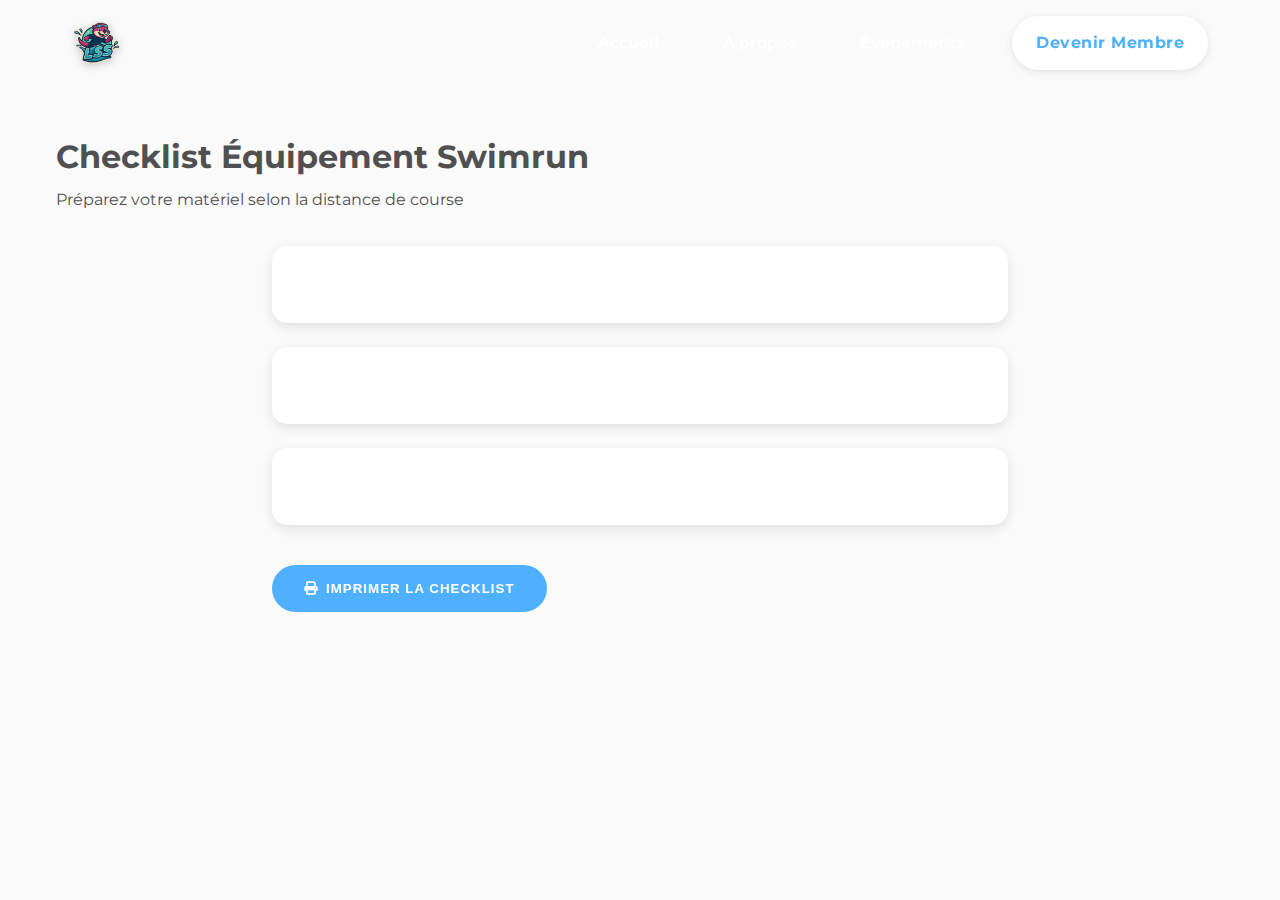
<file: checklist.html>
<!DOCTYPE html>
<html lang="fr">
<head>
    <meta charset="UTF-8">
    <meta name="viewport" content="width=device-width, initial-scale=1.0">
    <title>Checklist Équipement - Les Loutres du Swimrun Suresnois (LSS)</title>
    <link href="https://fonts.googleapis.com/css2?family=Montserrat:wght@400;600;700&display=swap" rel="stylesheet">
    <link rel="stylesheet" href="https://cdnjs.cloudflare.com/ajax/libs/font-awesome/6.5.1/css/all.min.css">
    <link rel="stylesheet" href="style.css">
    <style>
        .checklist-section {
            padding: 8rem 0 4rem;
        }

        .checklist-container {
            max-width: 800px;
            margin: 0 auto;
            padding: 2rem;
        }

        .race-category {
            background: var(--white);
            border-radius: 15px;
            margin-bottom: 1.5rem;
            box-shadow: var(--shadow-md);
            overflow: hidden;
            transition: var(--transition-base);
        }

        .race-header {
            padding: 1.5rem;
            background: var(--gradient-sport);
            color: var(--white);
            cursor: pointer;
            display: flex;
            justify-content: space-between;
            align-items: center;
            font-weight: 600;
        }

        .race-header:hover {
            opacity: 0.95;
        }

        .race-header i {
            transition: transform 0.3s ease;
        }

        .race-category.active .race-header i {
            transform: rotate(180deg);
        }

        .race-content {
            max-height: 0;
            overflow: hidden;
            transition: max-height 0.3s ease-out;
        }

        .race-category.active .race-content {
            max-height: 1000px;
        }

        .gear-list {
            padding: 1.5rem;
        }

        .gear-category {
            margin-bottom: 1.5rem;
        }

        .gear-category h3 {
            color: var(--primary-blue);
            margin-bottom: 1rem;
            font-size: 1.2rem;
        }

        .gear-item {
            display: flex;
            align-items: center;
            margin-bottom: 0.5rem;
            padding: 0.5rem;
            border-radius: 8px;
            transition: var(--transition-base);
        }

        .gear-item:hover {
            background: var(--light-gray);
        }

        .gear-checkbox {
            appearance: none;
            width: 20px;
            height: 20px;
            border: 2px solid var(--primary-blue);
            border-radius: 4px;
            margin-right: 1rem;
            cursor: pointer;
            position: relative;
            transition: var(--transition-base);
        }

        .gear-checkbox:checked {
            background: var(--primary-blue);
        }

        .gear-checkbox:checked::after {
            content: '✓';
            position: absolute;
            color: white;
            font-size: 14px;
            top: 50%;
            left: 50%;
            transform: translate(-50%, -50%);
        }

        .gear-label {
            flex-grow: 1;
            cursor: pointer;
        }

        .mandatory-tag {
            background: var(--primary-pink);
            color: var(--white);
            padding: 0.2rem 0.5rem;
            border-radius: 4px;
            font-size: 0.8rem;
            margin-left: 0.5rem;
        }

        .print-btn {
            display: inline-flex;
            align-items: center;
            gap: 0.5rem;
            margin-top: 1rem;
        }

        @media print {
            .main-nav, .print-btn {
                display: none;
            }

            .race-content {
                max-height: none !important;
            }

            .race-category {
                break-inside: avoid;
            }
        }
    </style>
</head>
<body>
    <!-- Navigation -->
    <nav class="main-nav">
        <div class="nav-container">
            <a href="index.html" class="nav-logo">
                <img src="logo_LSS.png" alt="LSS Logo" class="nav-logo-img">
            </a>
            <div class="nav-links">
                <a href="index.html" class="nav-link">Accueil</a>
                <a href="about.html" class="nav-link">À propos</a>
                <a href="events.html" class="nav-link">Événements</a>
                <a href="https://www.helloasso.com/associations/les-loutres-du-swimrun-suresnois-lss/adhesions/adhesion-lss" class="nav-link nav-btn" target="_blank">Devenir Membre</a>
            </div>
            <button class="mobile-menu-btn" aria-label="Menu">
                <span></span>
                <span></span>
                <span></span>
            </button>
        </div>
    </nav>

    <!-- Checklist Section -->
    <section class="checklist-section">
        <div class="container">
            <h1>Checklist Équipement Swimrun</h1>
            <p class="subtitle">Préparez votre matériel selon la distance de course</p>

            <div class="checklist-container">
                <!-- Sprint Distance -->
                <div class="race-category">
                    <div class="race-header">
                        <span>Sprint (5-10km) <small>Idéal pour débuter</small></span>
                        <i class="fas fa-chevron-down"></i>
                    </div>
                    <div class="race-content">
                        <div class="gear-list">
                            <div class="gear-category">
                                <h3>Équipement Obligatoire</h3>
                                <div class="gear-item">
                                    <input type="checkbox" id="sprint-wetsuit" class="gear-checkbox">
                                    <label for="sprint-wetsuit" class="gear-label">Combinaison néoprène<span class="mandatory-tag">Obligatoire</span></label>
                                </div>
                                <div class="gear-item">
                                    <input type="checkbox" id="sprint-goggles" class="gear-checkbox">
                                    <label for="sprint-goggles" class="gear-label">Lunettes de natation<span class="mandatory-tag">Obligatoire</span></label>
                                </div>
                                <div class="gear-item">
                                    <input type="checkbox" id="sprint-shoes" class="gear-checkbox">
                                    <label for="sprint-shoes" class="gear-label">Chaussures de trail<span class="mandatory-tag">Obligatoire</span></label>
                                </div>
                            </div>
                            <div class="gear-category">
                                <h3>Équipement Recommandé</h3>
                                <div class="gear-item">
                                    <input type="checkbox" id="sprint-pullbuoy" class="gear-checkbox">
                                    <label for="sprint-pullbuoy" class="gear-label">Pull-buoy</label>
                                </div>
                                <div class="gear-item">
                                    <input type="checkbox" id="sprint-flask" class="gear-checkbox">
                                    <label for="sprint-flask" class="gear-label">Gourde souple</label>
                                </div>
                            </div>
                        </div>
                    </div>
                </div>

                <!-- Medium Distance -->
                <div class="race-category">
                    <div class="race-header">
                        <span>Medium (10-25km) <small>Pour les plus aguerris</small></span>
                        <i class="fas fa-chevron-down"></i>
                    </div>
                    <div class="race-content">
                        <div class="gear-list">
                            <div class="gear-category">
                                <h3>Équipement Obligatoire</h3>
                                <div class="gear-item">
                                    <input type="checkbox" id="medium-wetsuit" class="gear-checkbox">
                                    <label for="medium-wetsuit" class="gear-label">Combinaison néoprène<span class="mandatory-tag">Obligatoire</span></label>
                                </div>
                                <div class="gear-item">
                                    <input type="checkbox" id="medium-goggles" class="gear-checkbox">
                                    <label for="medium-goggles" class="gear-label">Lunettes de natation<span class="mandatory-tag">Obligatoire</span></label>
                                </div>
                                <div class="gear-item">
                                    <input type="checkbox" id="medium-shoes" class="gear-checkbox">
                                    <label for="medium-shoes" class="gear-label">Chaussures de trail<span class="mandatory-tag">Obligatoire</span></label>
                                </div>
                                <div class="gear-item">
                                    <input type="checkbox" id="medium-whistle" class="gear-checkbox">
                                    <label for="medium-whistle" class="gear-label">Sifflet<span class="mandatory-tag">Obligatoire</span></label>
                                </div>
                            </div>
                            <div class="gear-category">
                                <h3>Équipement Recommandé</h3>
                                <div class="gear-item">
                                    <input type="checkbox" id="medium-pullbuoy" class="gear-checkbox">
                                    <label for="medium-pullbuoy" class="gear-label">Pull-buoy</label>
                                </div>
                                <div class="gear-item">
                                    <input type="checkbox" id="medium-paddles" class="gear-checkbox">
                                    <label for="medium-paddles" class="gear-label">Plaquettes</label>
                                </div>
                                <div class="gear-item">
                                    <input type="checkbox" id="medium-flask" class="gear-checkbox">
                                    <label for="medium-flask" class="gear-label">Gourde souple</label>
                                </div>
                                <div class="gear-item">
                                    <input type="checkbox" id="medium-gels" class="gear-checkbox">
                                    <label for="medium-gels" class="gear-label">Gels énergétiques</label>
                                </div>
                            </div>
                        </div>
                    </div>
                </div>

                <!-- Long Distance -->
                <div class="race-category">
                    <div class="race-header">
                        <span>Long (25km+) <small>Pour les experts</small></span>
                        <i class="fas fa-chevron-down"></i>
                    </div>
                    <div class="race-content">
                        <div class="gear-list">
                            <div class="gear-category">
                                <h3>Équipement Obligatoire</h3>
                                <div class="gear-item">
                                    <input type="checkbox" id="long-wetsuit" class="gear-checkbox">
                                    <label for="long-wetsuit" class="gear-label">Combinaison néoprène<span class="mandatory-tag">Obligatoire</span></label>
                                </div>
                                <div class="gear-item">
                                    <input type="checkbox" id="long-goggles" class="gear-checkbox">
                                    <label for="long-goggles" class="gear-label">Lunettes de natation<span class="mandatory-tag">Obligatoire</span></label>
                                </div>
                                <div class="gear-item">
                                    <input type="checkbox" id="long-shoes" class="gear-checkbox">
                                    <label for="long-shoes" class="gear-label">Chaussures de trail<span class="mandatory-tag">Obligatoire</span></label>
                                </div>
                                <div class="gear-item">
                                    <input type="checkbox" id="long-whistle" class="gear-checkbox">
                                    <label for="long-whistle" class="gear-label">Sifflet<span class="mandatory-tag">Obligatoire</span></label>
                                </div>
                                <div class="gear-item">
                                    <input type="checkbox" id="long-cup" class="gear-checkbox">
                                    <label for="long-cup" class="gear-label">Gobelet réutilisable<span class="mandatory-tag">Obligatoire</span></label>
                                </div>
                            </div>
                            <div class="gear-category">
                                <h3>Équipement Recommandé</h3>
                                <div class="gear-item">
                                    <input type="checkbox" id="long-pullbuoy" class="gear-checkbox">
                                    <label for="long-pullbuoy" class="gear-label">Pull-buoy</label>
                                </div>
                                <div class="gear-item">
                                    <input type="checkbox" id="long-paddles" class="gear-checkbox">
                                    <label for="long-paddles" class="gear-label">Plaquettes</label>
                                </div>
                                <div class="gear-item">
                                    <input type="checkbox" id="long-flask" class="gear-checkbox">
                                    <label for="long-flask" class="gear-label">Gourde souple</label>
                                </div>
                                <div class="gear-item">
                                    <input type="checkbox" id="long-gels" class="gear-checkbox">
                                    <label for="long-gels" class="gear-label">Gels énergétiques</label>
                                </div>
                                <div class="gear-item">
                                    <input type="checkbox" id="long-calf-guards" class="gear-checkbox">
                                    <label for="long-calf-guards" class="gear-label">Manchons de compression</label>
                                </div>
                                <div class="gear-item">
                                    <input type="checkbox" id="long-anti-chafe" class="gear-checkbox">
                                    <label for="long-anti-chafe" class="gear-label">Crème anti-frottements</label>
                                </div>
                            </div>
                        </div>
                    </div>
                </div>

                <button class="btn print-btn" onclick="window.print()">
                    <i class="fas fa-print"></i>
                    Imprimer la checklist
                </button>
            </div>
        </div>
    </section>

    <script>
        // Mobile menu functionality
        const mobileMenuBtn = document.querySelector('.mobile-menu-btn');
        const navLinks = document.querySelector('.nav-links');
        
        mobileMenuBtn.addEventListener('click', () => {
            navLinks.classList.toggle('active');
            mobileMenuBtn.classList.toggle('active');
        });

        // Checklist functionality
        document.querySelectorAll('.race-header').forEach(header => {
            header.addEventListener('click', () => {
                const category = header.parentElement;
                const wasActive = category.classList.contains('active');
                
                // Close all categories
                document.querySelectorAll('.race-category').forEach(cat => {
                    cat.classList.remove('active');
                });
                
                // Open clicked category if it wasn't active
                if (!wasActive) {
                    category.classList.add('active');
                }
            });
        });

        // Save checkbox states to localStorage
        document.querySelectorAll('.gear-checkbox').forEach(checkbox => {
            const id = checkbox.id;
            
            // Load saved state
            checkbox.checked = localStorage.getItem(id) === 'true';
            
            // Save state on change
            checkbox.addEventListener('change', () => {
                localStorage.setItem(id, checkbox.checked);
            });
        });
    </script>
</body>
</html>
</file>
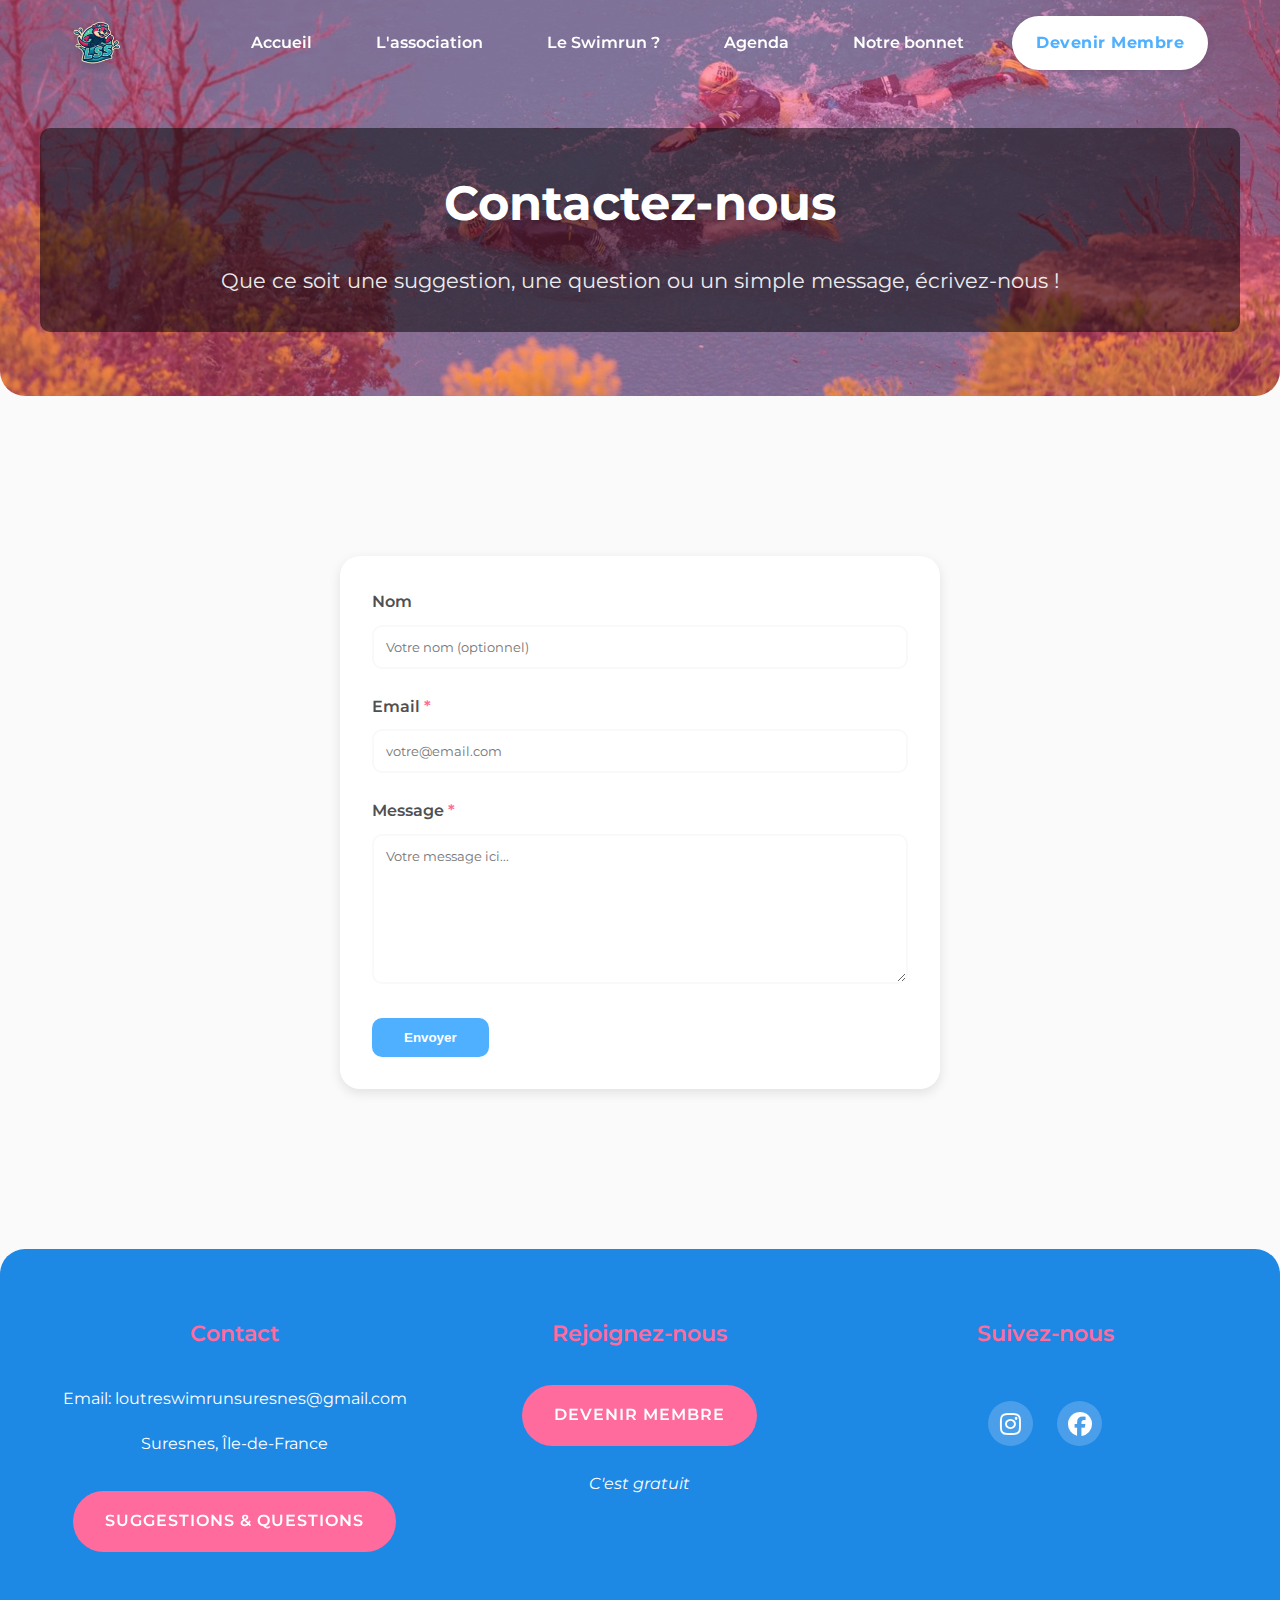
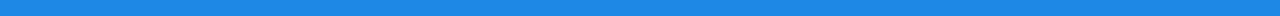
<file: contact.html>
<!DOCTYPE html>
<html lang="fr">
<head>
    <meta charset="UTF-8">
    <meta name="viewport" content="width=device-width, initial-scale=1.0">
    <meta name="description" content="Contactez les Loutres du Swimrun Suresnois (LSS). Partagez vos suggestions, questions ou demandes d'information via notre formulaire de contact.">
    <meta name="keywords" content="contact, swimrun, Suresnes, LSS, suggestions, questions, formulaire de contact">
    <meta name="author" content="Les Loutres du Swimrun Suresnois">
    <meta name="robots" content="index, follow">
    <link rel="canonical" href="https://loutreswimrunsuresnes.fr/contact.html">
    
    <!-- Open Graph / Facebook -->
    <meta property="og:type" content="website">
    <meta property="og:url" content="https://loutreswimrunsuresnes.fr/contact.html">
    <meta property="og:title" content="Contact - Les Loutres du Swimrun Suresnois (LSS)">
    <meta property="og:description" content="Contactez les Loutres du Swimrun Suresnois (LSS). Partagez vos suggestions, questions ou demandes d'information via notre formulaire de contact.">
    <meta property="og:image" content="https://loutreswimrunsuresnes.fr/logo_LSS.png">

    <!-- Twitter -->
    <meta property="twitter:card" content="summary_large_image">
    <meta property="twitter:url" content="https://loutreswimrunsuresnes.fr/contact.html">
    <meta property="twitter:title" content="Contact - Les Loutres du Swimrun Suresnois (LSS)">
    <meta property="twitter:description" content="Contactez les Loutres du Swimrun Suresnois (LSS). Partagez vos suggestions, questions ou demandes d'information via notre formulaire de contact.">
    <meta property="twitter:image" content="https://loutreswimrunsuresnes.fr/logo_LSS.png">

    <title>Contact - Les Loutres du Swimrun Suresnois (LSS)</title>

    <link rel="manifest" href="/manifest.json">
    <meta name="theme-color" content="#ffffff">

    <!-- Structured Data -->
    <script type="application/ld+json">
    {
      "@context": "https://schema.org",
      "@type": "ContactPage",
      "name": "Contact - Les Loutres du Swimrun Suresnois",
      "description": "Contactez les Loutres du Swimrun Suresnois (LSS). Partagez vos suggestions, questions ou demandes d'information via notre formulaire de contact.",
      "publisher": {
        "@type": "Organization",
        "name": "Les Loutres du Swimrun Suresnois",
        "logo": {
          "@type": "ImageObject",
          "url": "https://loutreswimrunsuresnes.fr/logo_LSS.png"
        }
      },
      "contactPoint": {
        "@type": "ContactPoint",
        "email": "loutreswimrunsuresnes@gmail.com",
        "contactType": "customer service"
      }
    }
    </script>

    <link href="https://fonts.googleapis.com/css2?family=Montserrat:wght@400;600;700&display=swap" rel="stylesheet">
    <link rel="stylesheet" href="https://cdnjs.cloudflare.com/ajax/libs/font-awesome/6.5.1/css/all.min.css">
    <link rel="stylesheet" href="style.css">
    <link rel="preload" href="/logo_LSS.png" as="image">
    <link rel="preload" href="/premiere.png" as="image">

    <!-- Favicon classique -->
    <link rel="icon" href="/favicon.ico" sizes="any">
    
    <!-- Favicon pour navigateurs modernes -->
    <link rel="icon" href="/favicon.svg" type="image/svg+xml">
    <link rel="icon" type="image/png" sizes="32x32" href="/favicon-32x32.png">
    <link rel="icon" type="image/png" sizes="16x16" href="/favicon-16x16.png">
    
    <!-- Apple -->
    <link rel="apple-touch-icon" sizes="180x180" href="/apple-touch-icon.png">

    <style>
        .suggestions-section {
            padding: 8rem 0 4rem;
        }

        .form-container {
            max-width: 600px;
            margin: 2rem auto;
            background: var(--white);
            padding: 2rem;
            border-radius: 20px;
            box-shadow: var(--shadow-md);
        }

        .form-group {
            margin-bottom: 1.5rem;
        }

        .form-label {
            display: block;
            margin-bottom: 0.5rem;
            color: var(--dark-gray);
            font-weight: 600;
        }

        .form-input,
        .form-textarea,
        .form-select {
            width: 100%;
            padding: 0.75rem;
            border: 2px solid var(--light-gray);
            border-radius: 10px;
            font-family: 'Montserrat', sans-serif;
            transition: var(--transition-base);
        }

        .form-input:focus,
        .form-textarea:focus,
        .form-select:focus {
            outline: none;
            border-color: var(--primary-blue);
            box-shadow: 0 0 0 3px rgba(0, 123, 255, 0.1);
        }

        .form-textarea {
            min-height: 150px;
            resize: vertical;
        }

        .submit-btn {
            background: var(--primary-blue);
            color: white;
            padding: 0.75rem 2rem;
            border: none;
            border-radius: 10px;
            font-weight: 600;
            cursor: pointer;
            transition: var(--transition-base);
        }

        .submit-btn:hover {
            background: var(--primary-pink);
            transform: translateY(-2px);
        }

        .success-message {
            display: none;
            background: #d4edda;
            color: #155724;
            padding: 1rem;
            border-radius: 10px;
            margin-bottom: 1rem;
            text-align: center;
        }

        .required-field::after {
            content: "*";
            color: var(--primary-pink);
            margin-left: 4px;
        }
    </style>
</head>
<body>
    <!-- Navigation -->
    <nav class="main-nav">
        <div class="nav-container">
            <a href="index.html" class="nav-logo">
                <img src="logo_LSS.png" alt="LSS Logo" class="nav-logo-img">
            </a>
            <div class="nav-links">
                <a href="index.html" class="nav-link">Accueil</a>
                <a href="about.html" class="nav-link">L'association</a>
                <a href="swimrun.html" class="nav-link">Le Swimrun ?</a>
                <a href="calendar.html" class="nav-link">Agenda</a>
                <a href="bonnet.html" class="nav-link">Notre bonnet</a>
                <a href="https://www.helloasso.com/associations/les-loutres-du-swimrun-suresnois-lss/adhesions/adhesion-lss" class="nav-link nav-btn" target="_blank">Devenir Membre</a>
            </div>
            <button class="mobile-menu-btn" aria-label="Menu">
                <span></span>
                <span></span>
                <span></span>
            </button>
        </div>
    </nav>

    <!-- Suggestions Section -->
    <header class="page-header" style="background-image: url('premiere.png'); background-size: cover; background-position: center; position: relative;">
        <div class="container" style="position: relative; z-index: 1; background-color: rgba(0, 0, 0, 0.5); padding: 2rem; border-radius: 10px;">
            <h1>Contactez-nous</h1>
            <p>Que ce soit une suggestion, une question ou un simple message, écrivez-nous !</p>
        </div>
    </header>

    <section class="suggestions-section">
        <div class="container">
            <div class="form-container">
                <div id="success-message" class="success-message">
                    Merci pour votre retour ! Nous l'examinerons avec attention.
                </div>

                <form name="suggestions"   action="https://formspree.io/f/meogdorp" method="POST">
                    <div class="form-group">
                        <label for="name" class="form-label">Nom</label>
                        <input type="text" id="name" name="name" class="form-input" placeholder="Votre nom (optionnel)">
                    </div>

                    <div class="form-group">
                        <label for="email" class="form-label required-field">Email</label>
                        <input type="email" id="email" name="email" class="form-input" placeholder="votre@email.com" required>
                    </div>

                    <div class="form-group">
                        <label for="message" class="form-label required-field">Message</label>
                        <textarea id="message" name="message" class="form-textarea" placeholder="Votre message ici..." required></textarea>
                    </div>

                    <button type="submit" class="submit-btn">Envoyer</button>
                </form>
            </div>
        </div>
    </section>

    <script>
        // Mobile menu functionality
        const mobileMenuBtn = document.querySelector('.mobile-menu-btn');
        const navLinks = document.querySelector('.nav-links');

        mobileMenuBtn.addEventListener('click', () => {
            navLinks.classList.toggle('active');
            mobileMenuBtn.classList.toggle('active');
        });

        // Handle scroll for navigation color change
        const mainNav = document.querySelector('.main-nav');
        const heroHeight = 300; // Approximate height where we want the color to change

        window.addEventListener('scroll', () => {
            if (window.scrollY > heroHeight) {
                mainNav.classList.add('scrolled');
            } else {
                mainNav.classList.remove('scrolled');
            }
        });

        // Form submission handling
        function handleSubmit(event) {
            event.preventDefault();
            const form = event.target;
            const formData = new FormData(form);

            fetch('/', {
                method: 'POST',
                headers: { "Content-Type": "application/x-www-form-urlencoded" },
                body: new URLSearchParams(formData).toString()
            })
            .then(() => {
                document.getElementById('success-message').style.display = 'block';
                form.reset();
                // Hide success message after 5 seconds
                setTimeout(() => {
                    document.getElementById('success-message').style.display = 'none';
                }, 5000);
            })
            .catch((error) => alert("Oops! Il y a eu un problème avec l'envoi du formulaire."));
        }
    </script>

    <!-- Footer -->
    <footer>
        <div class="container">
            <div class="footer-content">
                <div class="footer-section">
                    <h3>Contact</h3>
                    <p>Email: loutreswimrunsuresnes@gmail.com</p>
                    <p>Suresnes, Île-de-France</p>
                    <a href="suggestions.html" class="btn" style="margin-top: 1rem;">Suggestions & Questions</a>
                </div>
                <div class="footer-section">
                    <h3>Rejoignez-nous</h3>
                    <a href="https://www.helloasso.com/associations/les-loutres-du-swimrun-suresnois-lss/adhesions/adhesion-lss" class="btn" target="_blank">Devenir Membre</a>
                    <p style="margin-top: 0.5rem; font-style: italic;">C'est gratuit</p>
                </div>
                <div class="footer-section">
                    <h3>Suivez-nous</h3>
                    <div class="social-links">
                        <a href="https://www.instagram.com/lss_swimrun/" target="_blank" class="social-link">
                            <i class="fab fa-instagram"></i>
                        </a>
                        <a href="https://www.facebook.com/profile.php?id=61575253062888" target="_blank" class="social-link">
                            <i class="fab fa-facebook"></i>
                        </a>
                    </div>
                </div>
            </div>
        </div>
    </footer>

    <button class="scroll-to-top" aria-label="Retour en haut">
        <i class="fas fa-arrow-up"></i>
    </button>
</body>
</html>
</file>
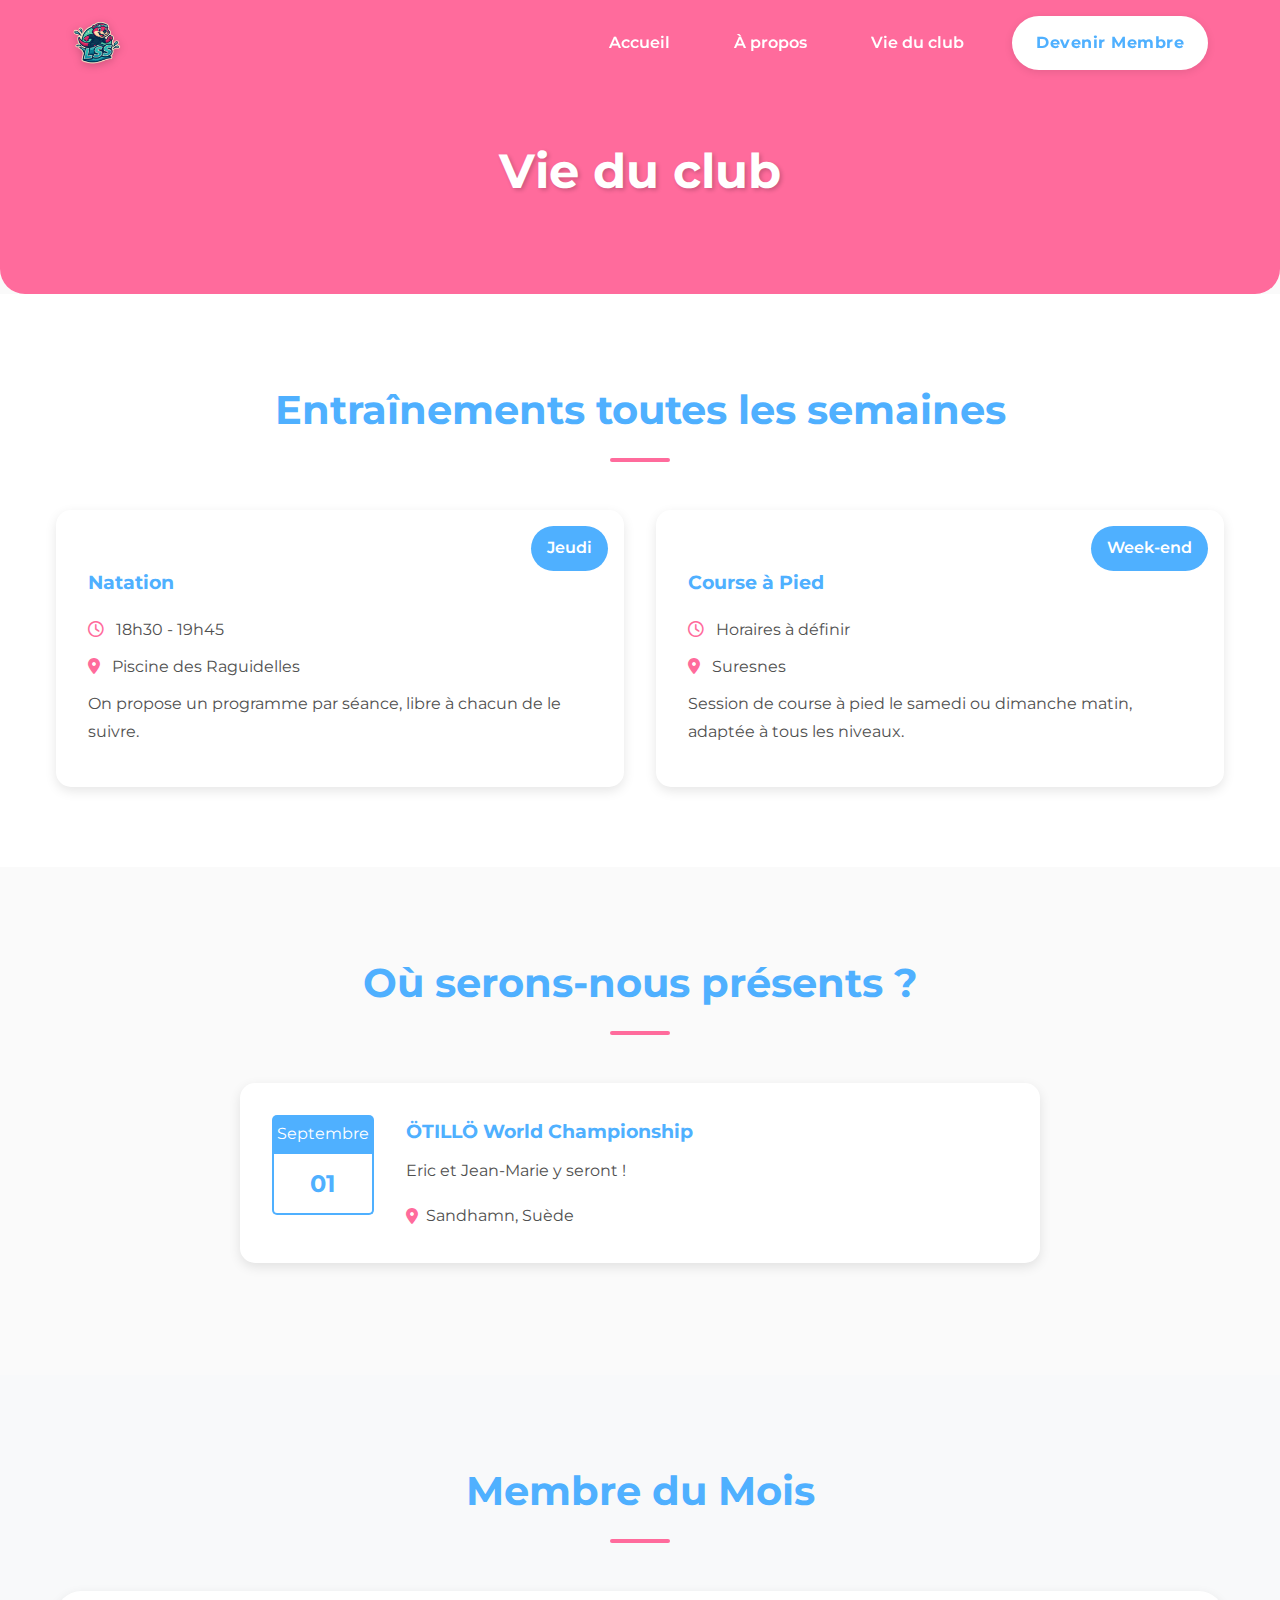
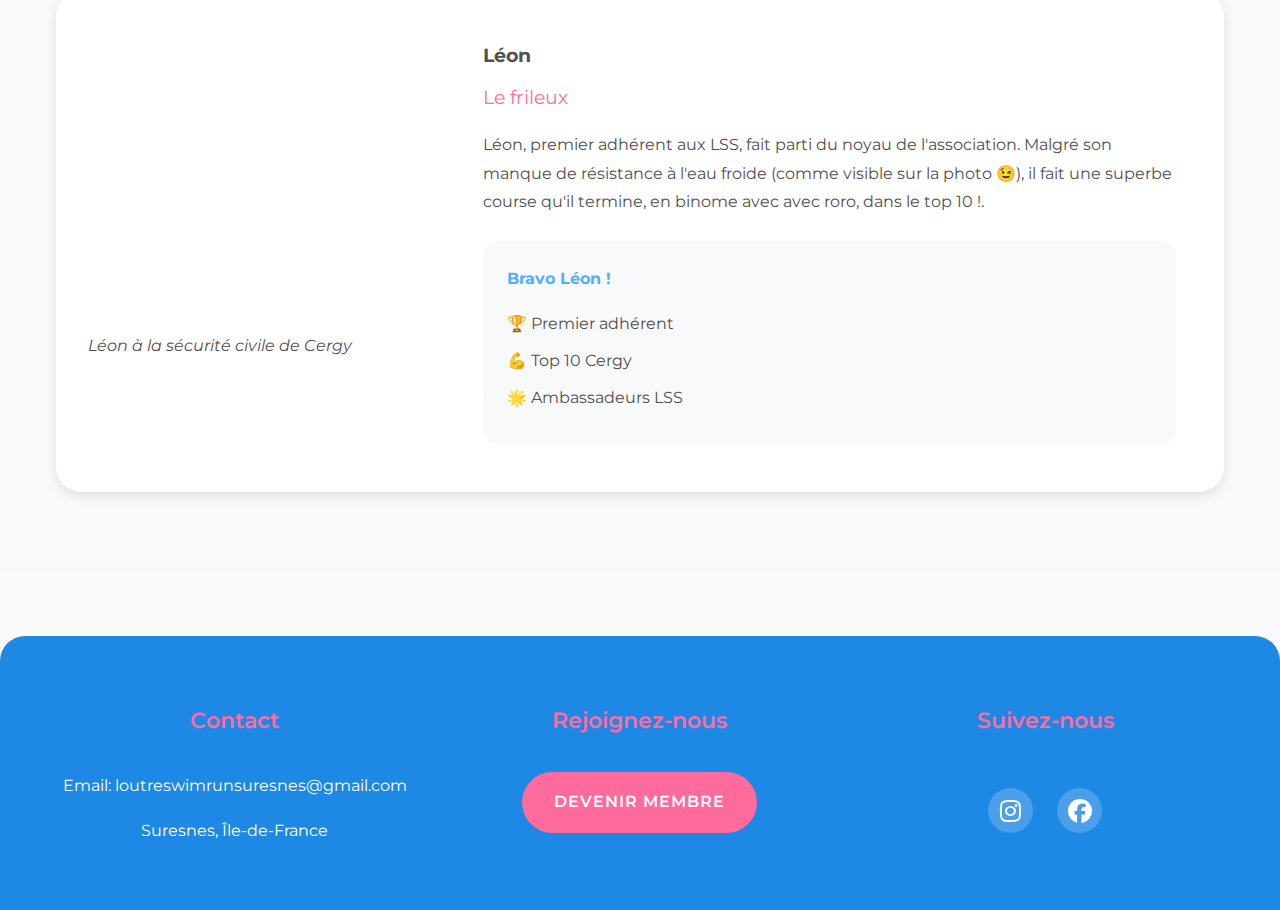
<file: events.html>
<!DOCTYPE html>
<html lang="fr">
<head>
    <meta charset="UTF-8">
    <meta name="viewport" content="width=device-width, initial-scale=1.0">
    <title>Vie du club - Les Loutres du Swimrun Suresnois (LSS)</title>
    <link href="https://fonts.googleapis.com/css2?family=Montserrat:wght@400;600;700&display=swap" rel="stylesheet">
    <link rel="stylesheet" href="https://cdnjs.cloudflare.com/ajax/libs/font-awesome/6.5.1/css/all.min.css">
    <link rel="stylesheet" href="style.css">
</head>
<body>
    <!-- Navigation -->
    <nav class="main-nav">
        <div class="nav-container">
            <a href="index.html" class="nav-logo">
                <img src="logo_LSS.png" alt="LSS Logo" class="nav-logo-img">
            </a>
            <div class="nav-links">
                <a href="index.html" class="nav-link">Accueil</a>
                <a href="about.html" class="nav-link">À propos</a>
                <a href="events.html" class="nav-link">Vie du club</a>
                <a href="https://www.helloasso.com/associations/les-loutres-du-swimrun-suresnois-lss/adhesions/adhesion-lss" class="nav-link nav-btn" target="_blank">Devenir Membre</a>
            </div>
            <button class="mobile-menu-btn" aria-label="Menu">
                <span></span>
                <span></span>
                <span></span>
            </button>
        </div>
    </nav>

    <!-- Header -->
    <header class="page-header">
        <div class="container">
            <h1>Vie du club</h1>
        </div>
    </header>

    <!-- Regular Training Section -->
    <section class="training-section">
        <div class="container">
            <h2>Entraînements toutes les semaines</h2>
            <div class="training-grid">
                <div class="training-card">
                    <div class="training-day">Jeudi</div>
                    <h3>Natation</h3>
                    <p><i class="far fa-clock"></i> 18h30 - 19h45</p>
                    <p><i class="fas fa-map-marker-alt"></i> Piscine des Raguidelles</p>
                    <p class="training-details">On propose un programme par séance, libre à chacun de le suivre.</p>
                </div>
                <div class="training-card">
                    <div class="training-day">Week-end</div>
                    <h3>Course à Pied</h3>
                    <p><i class="far fa-clock"></i> Horaires à définir</p>
                    <p><i class="fas fa-map-marker-alt"></i> Suresnes</p>
                    <p class="training-details">Session de course à pied le samedi ou dimanche matin, adaptée à tous les niveaux.</p>
                </div>
            </div>
        </div>
    </section>


    <!-- Upcoming Events Section -->
    <section class="upcoming-events">
        <div class="container">
            <h2>Où serons-nous présents ?</h2>
            <div class="events-timeline">
                <div class="event-item">
                    <div class="event-date">
                        <span class="month">Septembre</span>
                        <span class="day">01</span>
                    </div>
                    <div class="event-content">
                        <h3>ÖTILLÖ World Championship </h3>
                        <p>Eric et Jean-Marie y seront !</p>
                        <div class="event-details">
                            <span><i class="fas fa-map-marker-alt"></i> Sandhamn, Suède <span>
                        </div>
                    </div>
                </div>
            </div>
        </div>
    </section>
    <!-- Member of the Month Section -->
    <section class="member-month">
        <div class="container">
            <h2>Membre du Mois</h2>
            <div class="member-spotlight">
                <div class="member-card">
                    <div class="member-image">
                        <img src="L_secu_civ.webp" alt="Romain et Léon" style="width: 100%; height: 300px; object-fit: cover; border-radius: 10px;">
                        <figcaption style="font-style: italic;">Léon à la sécurité civile de Cergy</figcaption>
                    </div>
                    <div class="member-info">
                        <h3>Léon</h3>
                        <p class="member-title">Le frileux</p>
                        <p class="member-description">
                            Léon, premier adhérent aux LSS, fait parti du noyau de l'association. Malgré son manque de résistance à l'eau froide (comme visible sur la photo 😉), il fait une superbe course qu'il termine, en binome avec avec roro, dans le top 10 !.
                        </p>
                        <div class="member-achievements">
                            <h4>Bravo Léon !</h4>
                            <ul>
                                <li>🏆 Premier adhérent</li>
                                <li>💪 Top 10 Cergy</li>
                                <li>🌟 Ambassadeurs LSS</li>
                            </ul>
                        </div>

                    </div>
                </div>
            </div>
        </div>
    </section>




    <!-- Footer -->
    <footer>
        <div class="container">
            <div class="footer-content">
                <div class="footer-section">
                    <h3>Contact</h3>
                    <p>Email: loutreswimrunsuresnes@gmail.com</p>
                    <p>Suresnes, Île-de-France</p>
                </div>
                <div class="footer-section">
                    <h3>Rejoignez-nous</h3>
                    <a href="https://www.helloasso.com/associations/les-loutres-du-swimrun-suresnois-lss/adhesions/adhesion-lss" class="btn" target="_blank">Devenir Membre</a>
                </div>
                <div class="footer-section">
                    <h3>Suivez-nous</h3>
                    <div class="social-links">
                        <a href="https://www.instagram.com/lss_swimrun/" target="_blank" class="social-link">
                            <i class="fab fa-instagram"></i>
                        </a>
                        <a href="https://www.facebook.com/profile.php?id=61575253062888" target="_blank" class="social-link">
                            <i class="fab fa-facebook"></i>
                        </a>
                    </div>
                </div>
            </div>
        </div>
    </footer>

    <script>
        // Mobile menu functionality
        const mobileMenuBtn = document.querySelector('.mobile-menu-btn');
        const navLinks = document.querySelector('.nav-links');
        
        mobileMenuBtn.addEventListener('click', () => {
            navLinks.classList.toggle('active');
            mobileMenuBtn.classList.toggle('active');
        });

        // Handle scroll for navigation color change
        const mainNav = document.querySelector('.main-nav');
        const heroHeight = 300; // Approximate height where we want the color to change

        window.addEventListener('scroll', () => {
            if (window.scrollY > heroHeight) {
                mainNav.classList.add('scrolled');
            } else {
                mainNav.classList.remove('scrolled');
            }
        });
    </script>
</body>
</html>
</file>
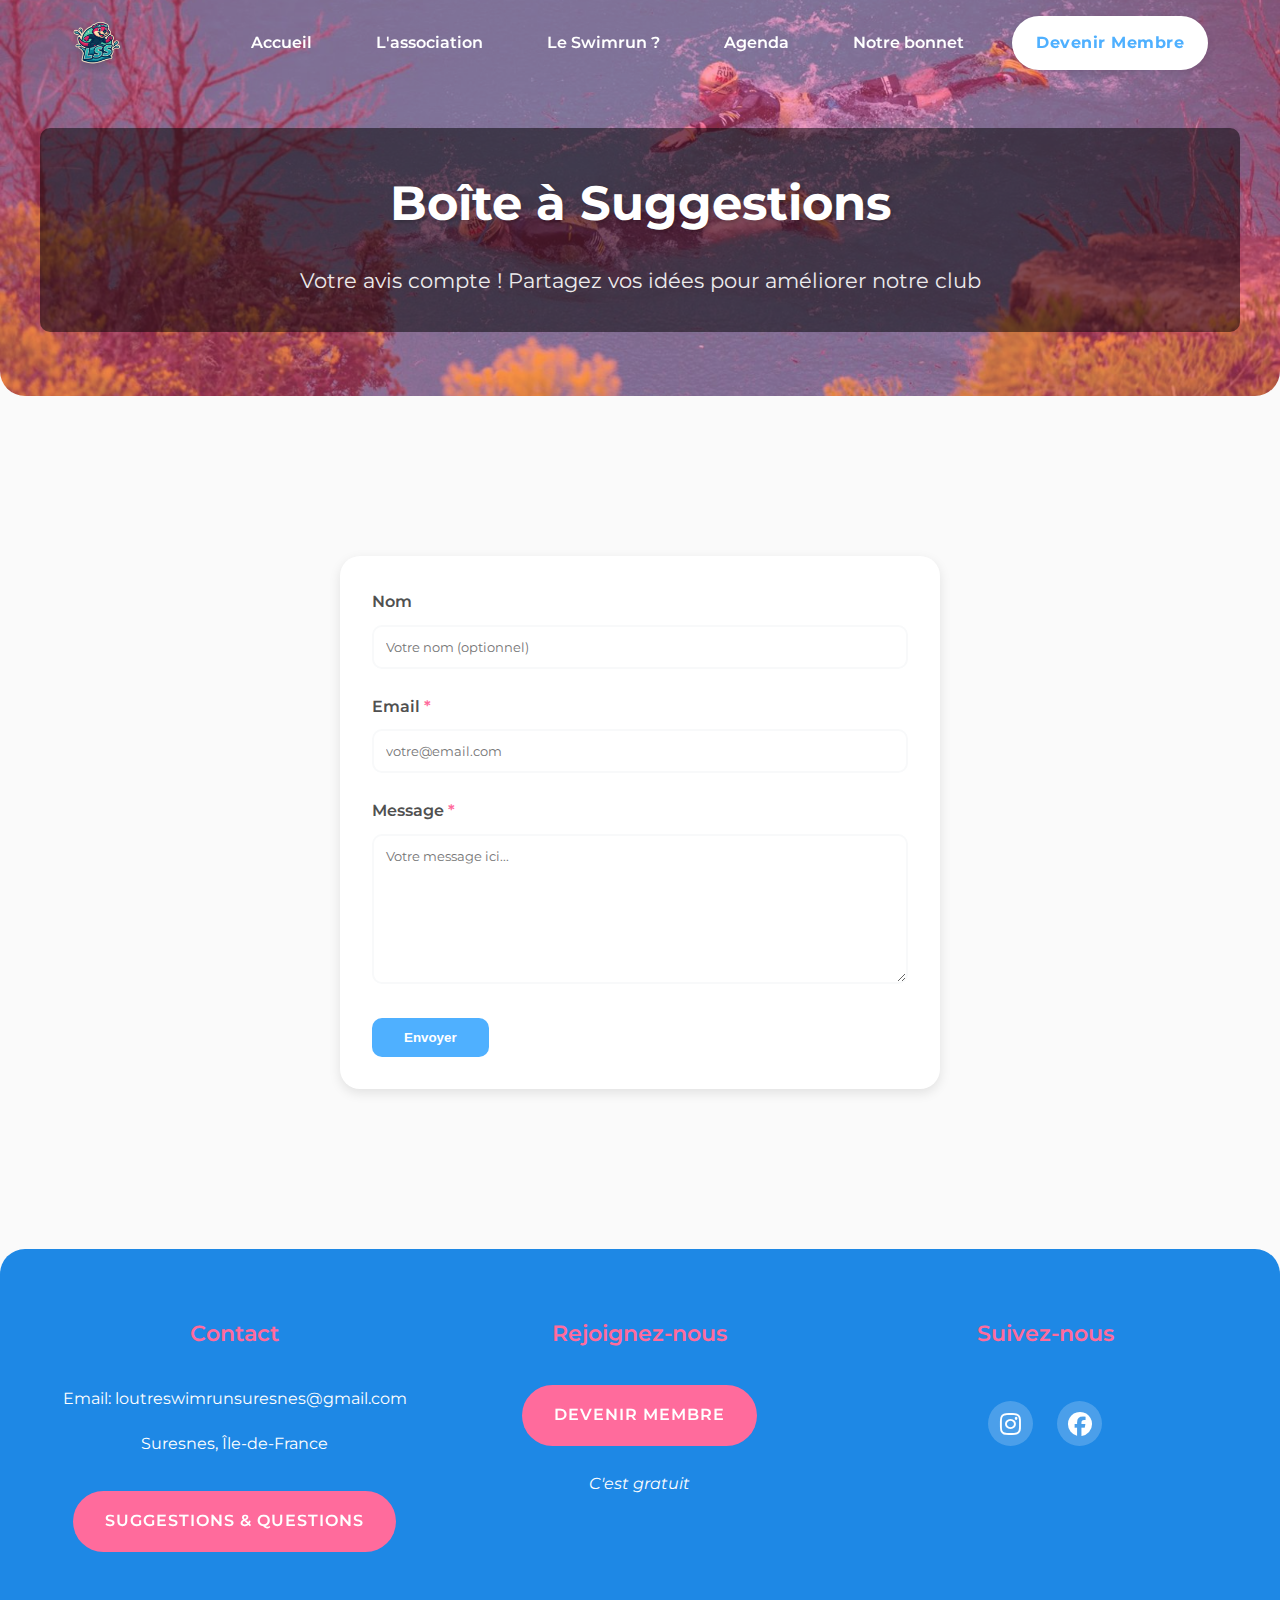
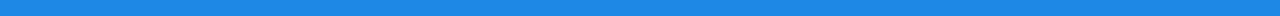
<file: suggestions.html>
<!DOCTYPE html>
<html lang="fr">
<head>
    <meta charset="UTF-8">
    <meta name="viewport" content="width=device-width, initial-scale=1.0">
    <meta name="description" content="Partagez vos suggestions et questions avec les Loutres du Swimrun Suresnois (LSS)">
    <title>Suggestions & Questions - Les Loutres du Swimrun Suresnois (LSS)</title>
    
    <link rel="manifest" href="/manifest.json">
    <meta name="theme-color" content="#ffffff">
    
    <link href="https://fonts.googleapis.com/css2?family=Montserrat:wght@400;600;700&display=swap" rel="stylesheet">
    <link rel="stylesheet" href="https://cdnjs.cloudflare.com/ajax/libs/font-awesome/6.5.1/css/all.min.css">
    <link rel="stylesheet" href="style.css">
    <link rel="preload" href="/logo_LSS.png" as="image">
    <link rel="preload" href="/premiere.png" as="image">

    <!-- Favicon classique -->
    <link rel="icon" href="/favicon.ico" sizes="any">
    
    <!-- Favicon pour navigateurs modernes -->
    <link rel="icon" href="/favicon.svg" type="image/svg+xml">
    <link rel="icon" type="image/png" sizes="32x32" href="/favicon-32x32.png">
    <link rel="icon" type="image/png" sizes="16x16" href="/favicon-16x16.png">
    
    <!-- Apple -->
    <link rel="apple-touch-icon" sizes="180x180" href="/apple-touch-icon.png">

    <style>
        .suggestions-section {
            padding: 8rem 0 4rem;
        }

        .form-container {
            max-width: 600px;
            margin: 2rem auto;
            background: var(--white);
            padding: 2rem;
            border-radius: 20px;
            box-shadow: var(--shadow-md);
        }

        .form-group {
            margin-bottom: 1.5rem;
        }

        .form-label {
            display: block;
            margin-bottom: 0.5rem;
            color: var(--dark-gray);
            font-weight: 600;
        }

        .form-input,
        .form-textarea,
        .form-select {
            width: 100%;
            padding: 0.75rem;
            border: 2px solid var(--light-gray);
            border-radius: 10px;
            font-family: 'Montserrat', sans-serif;
            transition: var(--transition-base);
        }

        .form-input:focus,
        .form-textarea:focus,
        .form-select:focus {
            outline: none;
            border-color: var(--primary-blue);
            box-shadow: 0 0 0 3px rgba(0, 123, 255, 0.1);
        }

        .form-textarea {
            min-height: 150px;
            resize: vertical;
        }

        .submit-btn {
            background: var(--primary-blue);
            color: white;
            padding: 0.75rem 2rem;
            border: none;
            border-radius: 10px;
            font-weight: 600;
            cursor: pointer;
            transition: var(--transition-base);
        }

        .submit-btn:hover {
            background: var(--primary-pink);
            transform: translateY(-2px);
        }

        .success-message {
            display: none;
            background: #d4edda;
            color: #155724;
            padding: 1rem;
            border-radius: 10px;
            margin-bottom: 1rem;
            text-align: center;
        }

        .required-field::after {
            content: "*";
            color: var(--primary-pink);
            margin-left: 4px;
        }
    </style>
</head>
<body>
    <!-- Navigation -->
    <nav class="main-nav">
        <div class="nav-container">
            <a href="index.html" class="nav-logo">
                <img src="logo_LSS.png" alt="LSS Logo" class="nav-logo-img">
            </a>
            <div class="nav-links">
                <a href="index.html" class="nav-link">Accueil</a>
                <a href="about.html" class="nav-link">L'association</a>
                <a href="swimrun.html" class="nav-link">Le Swimrun ?</a>
                <a href="calendar.html" class="nav-link">Agenda</a>
                <a href="bonnet.html" class="nav-link">Notre bonnet</a>
                <a href="https://www.helloasso.com/associations/les-loutres-du-swimrun-suresnois-lss/adhesions/adhesion-lss" class="nav-link nav-btn" target="_blank">Devenir Membre</a>
            </div>
            <button class="mobile-menu-btn" aria-label="Menu">
                <span></span>
                <span></span>
                <span></span>
            </button>
        </div>
    </nav>

    <!-- Suggestions Section -->
    <header class="page-header" style="background-image: url('premiere.png'); background-size: cover; background-position: center; position: relative;">
        <div class="container" style="position: relative; z-index: 1; background-color: rgba(0, 0, 0, 0.5); padding: 2rem; border-radius: 10px;">
            <h1>Boîte à Suggestions</h1>
            <p>Votre avis compte ! Partagez vos idées pour améliorer notre club</p>
        </div>
    </header>

    <section class="suggestions-section">
        <div class="container">
            <div class="form-container">
                <div id="success-message" class="success-message">
                    Merci pour votre retour ! Nous l'examinerons avec attention.
                </div>

                <form name="suggestions"   action="https://formspree.io/f/meogdorp" method="POST">
                    <div class="form-group">
                        <label for="name" class="form-label">Nom</label>
                        <input type="text" id="name" name="name" class="form-input" placeholder="Votre nom (optionnel)">
                    </div>

                    <div class="form-group">
                        <label for="email" class="form-label required-field">Email</label>
                        <input type="email" id="email" name="email" class="form-input" placeholder="votre@email.com" required>
                    </div>

                    <div class="form-group">
                        <label for="message" class="form-label required-field">Message</label>
                        <textarea id="message" name="message" class="form-textarea" placeholder="Votre message ici..." required></textarea>
                    </div>

                    <button type="submit" class="submit-btn">Envoyer</button>
                </form>
            </div>
        </div>
    </section>

    <script>
        // Mobile menu functionality
        const mobileMenuBtn = document.querySelector('.mobile-menu-btn');
        const navLinks = document.querySelector('.nav-links');
        
        mobileMenuBtn.addEventListener('click', () => {
            navLinks.classList.toggle('active');
            mobileMenuBtn.classList.toggle('active');
        });

        // Handle scroll for navigation color change
        const mainNav = document.querySelector('.main-nav');
        const heroHeight = 300; // Approximate height where we want the color to change

        window.addEventListener('scroll', () => {
            if (window.scrollY > heroHeight) {
                mainNav.classList.add('scrolled');
            } else {
                mainNav.classList.remove('scrolled');
            }
        });

        // Form submission handling
        function handleSubmit(event) {
            event.preventDefault();
            const form = event.target;
            const formData = new FormData(form);

            fetch('/', {
                method: 'POST',
                headers: { "Content-Type": "application/x-www-form-urlencoded" },
                body: new URLSearchParams(formData).toString()
            })
            .then(() => {
                document.getElementById('success-message').style.display = 'block';
                form.reset();
                // Hide success message after 5 seconds
                setTimeout(() => {
                    document.getElementById('success-message').style.display = 'none';
                }, 5000);
            })
            .catch((error) => alert("Oops! Il y a eu un problème avec l'envoi du formulaire."));
        }
    </script>

    <!-- Footer -->
    <footer>
        <div class="container">
            <div class="footer-content">
                <div class="footer-section">
                    <h3>Contact</h3>
                    <p>Email: loutreswimrunsuresnes@gmail.com</p>
                    <p>Suresnes, Île-de-France</p>
                    <a href="suggestions.html" class="btn" style="margin-top: 1rem;">Suggestions & Questions</a>
                </div>
                <div class="footer-section">
                    <h3>Rejoignez-nous</h3>
                    <a href="https://www.helloasso.com/associations/les-loutres-du-swimrun-suresnois-lss/adhesions/adhesion-lss" class="btn" target="_blank">Devenir Membre</a>
                    <p style="margin-top: 0.5rem; font-style: italic;">C'est gratuit</p>
                </div>
                <div class="footer-section">
                    <h3>Suivez-nous</h3>
                    <div class="social-links">
                        <a href="https://www.instagram.com/lss_swimrun/" target="_blank" class="social-link">
                            <i class="fab fa-instagram"></i>
                        </a>
                        <a href="https://www.facebook.com/profile.php?id=61575253062888" target="_blank" class="social-link">
                            <i class="fab fa-facebook"></i>
                        </a>
                    </div>
                </div>
            </div>
        </div>
    </footer>

    <button class="scroll-to-top" aria-label="Retour en haut">
        <i class="fas fa-arrow-up"></i>
    </button>
</body>
</html>
</file>
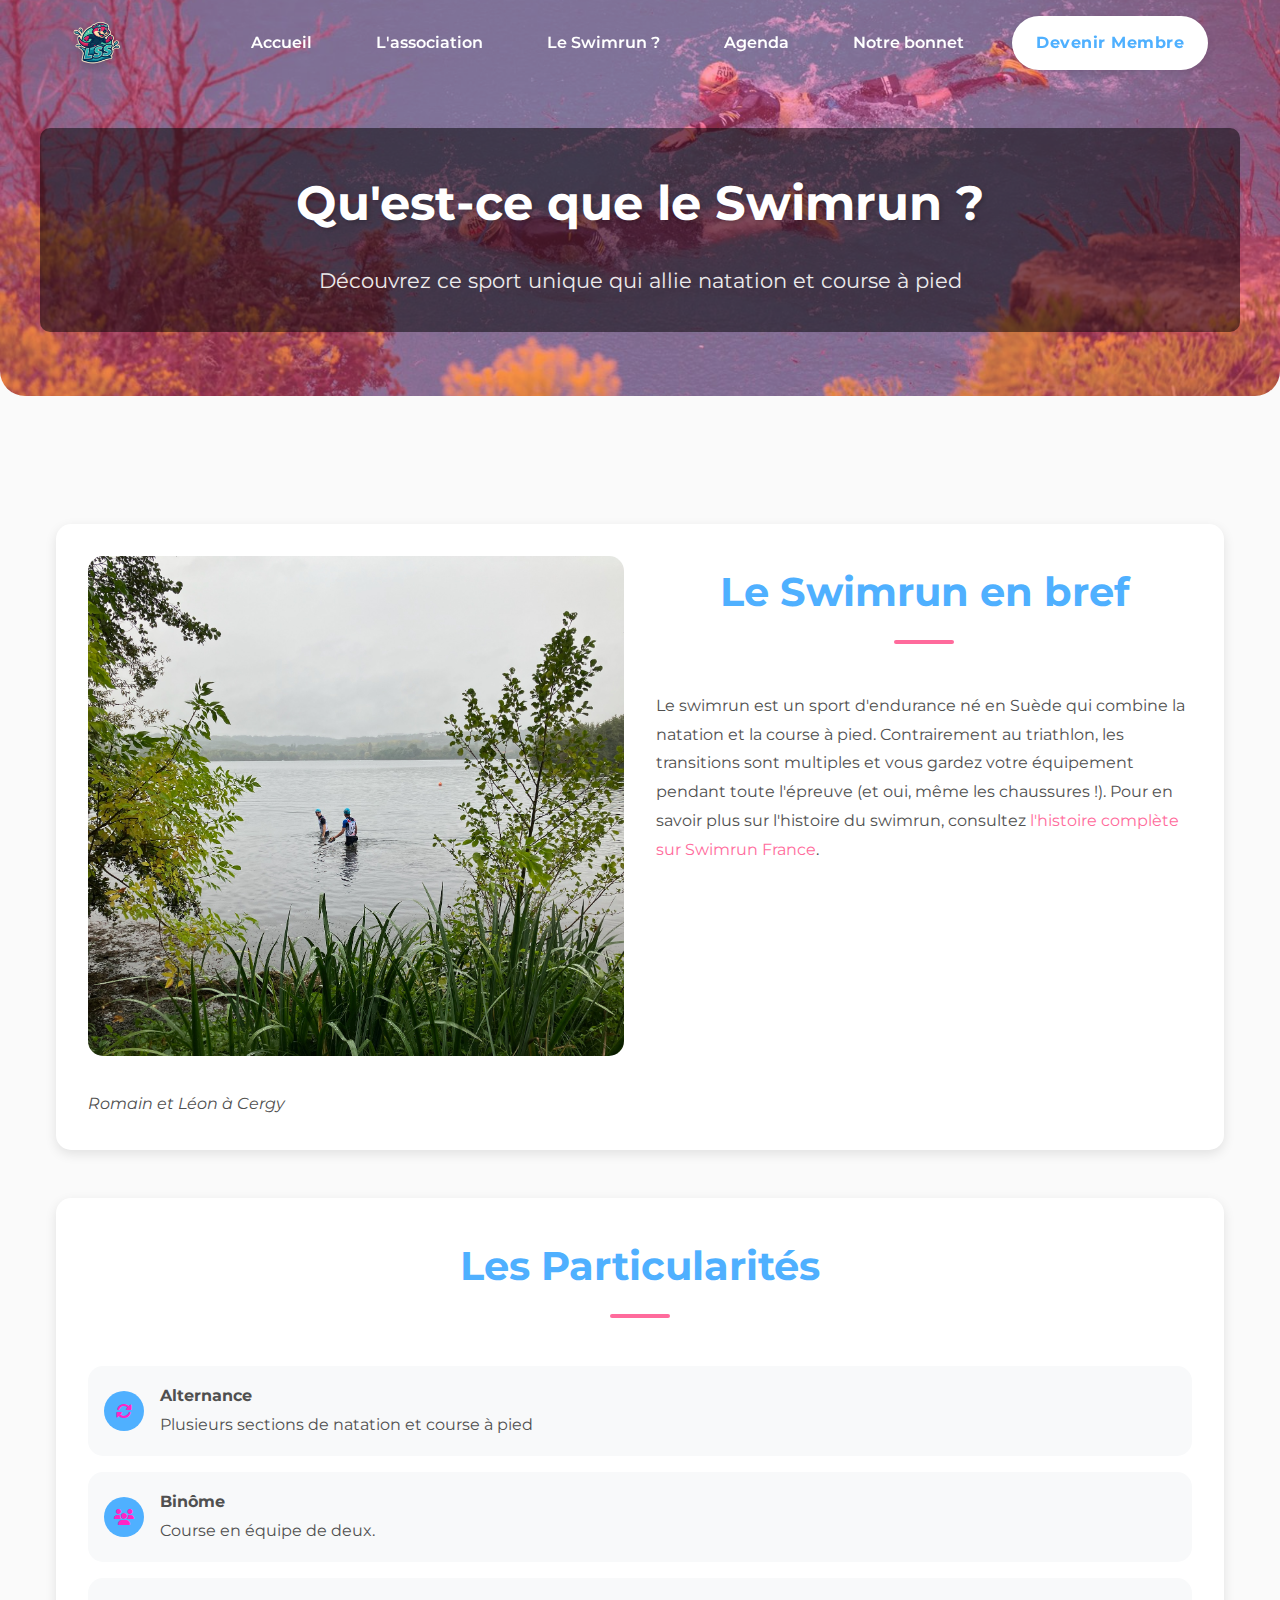
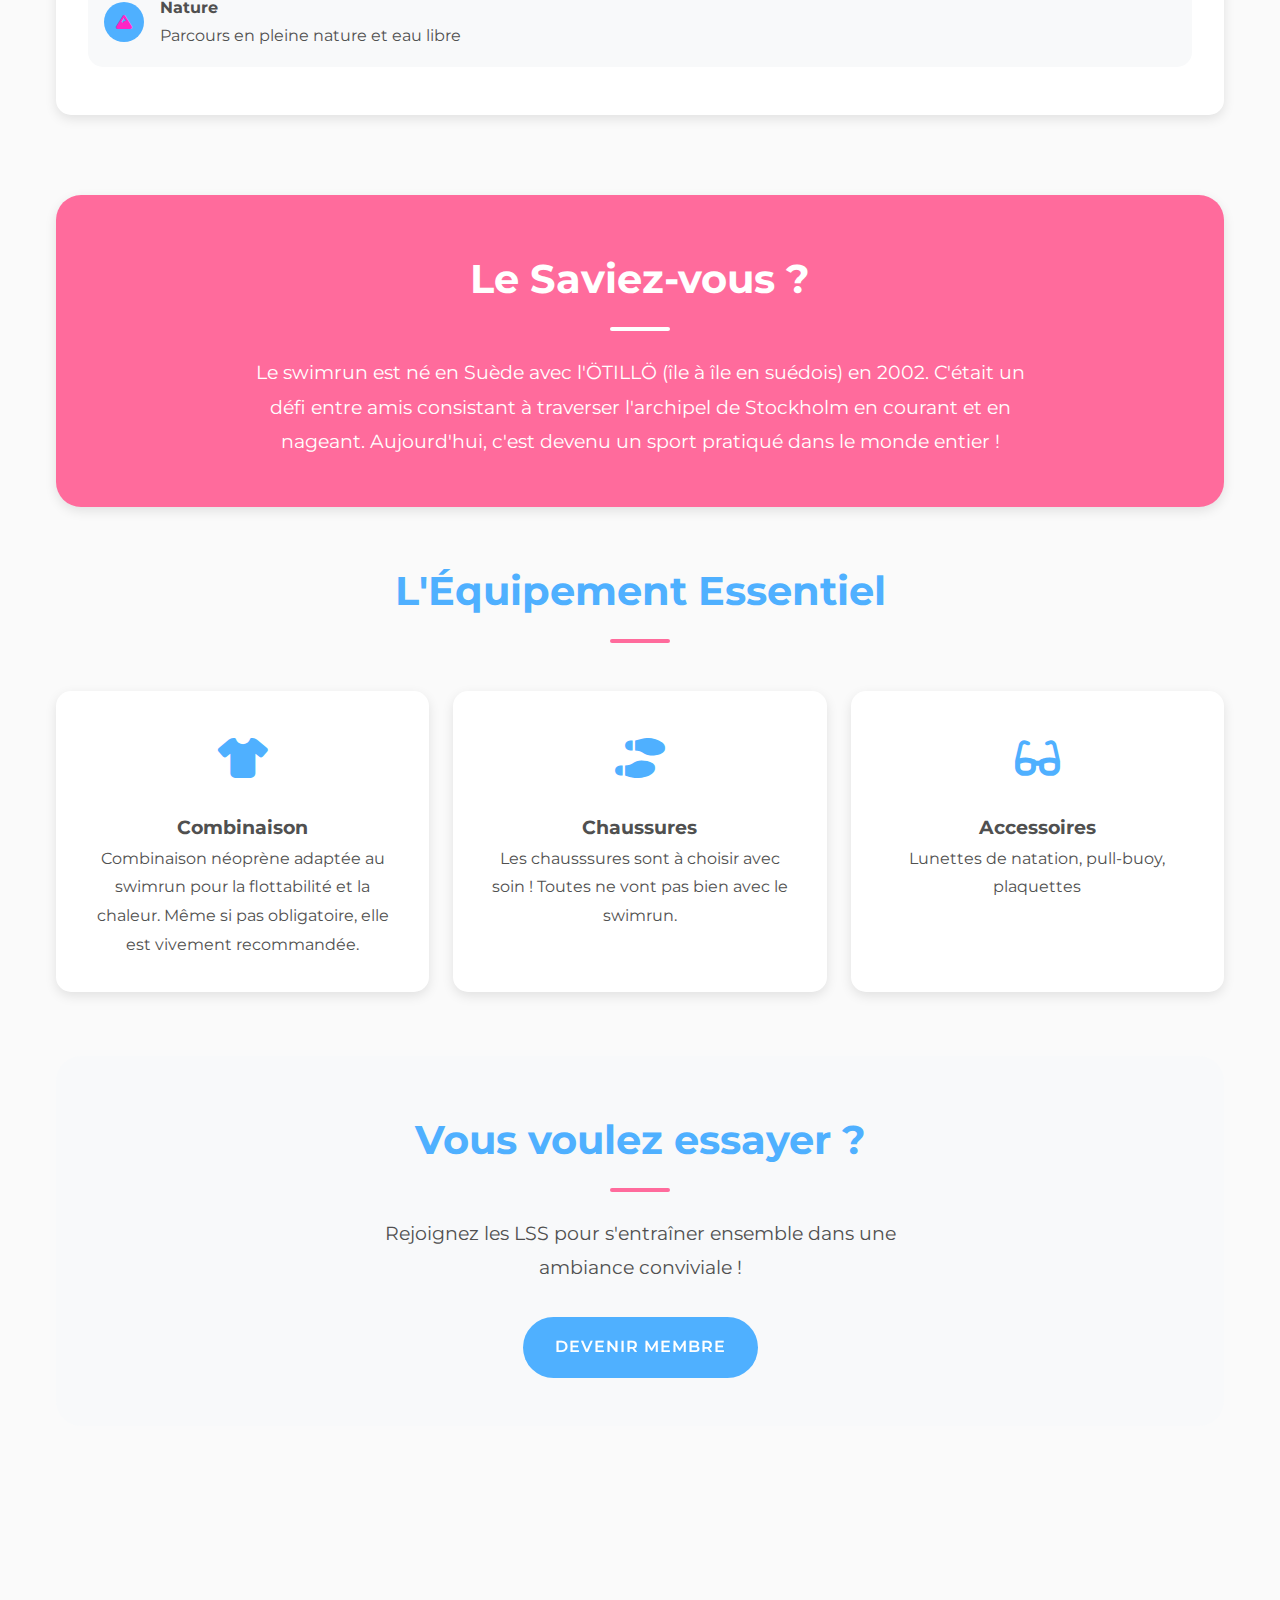
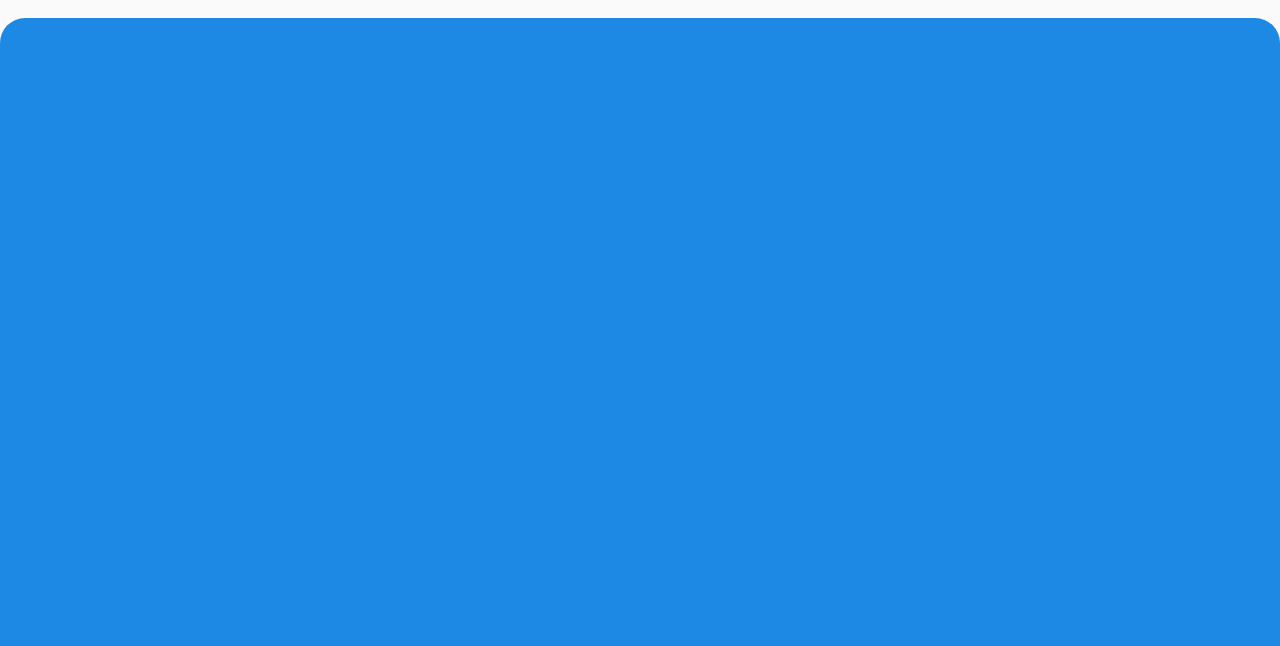
<file: swimrun.html>
<!DOCTYPE html>
<html lang="fr">
<head>
    <meta charset="UTF-8">
    <meta name="viewport" content="width=device-width, initial-scale=1.0">
    <meta name="description" content="Découvrez le swimrun, un sport unique qui allie natation et course à pied. Les Loutres du Swimrun Suresnois vous expliquent tout sur cette discipline passionnante.">
    <meta name="keywords" content="swimrun, sport, natation, course à pied, entraînement, équipement swimrun, Suresnes, LSS">
    <meta name="author" content="Les Loutres du Swimrun Suresnois">
    <meta name="robots" content="index, follow">
    <link rel="canonical" href="https://loutreswimrunsuresnes.fr/swimrun.html">
    
    <!-- Open Graph / Facebook -->
    <meta property="og:type" content="website">
    <meta property="og:url" content="https://loutreswimrunsuresnes.fr/swimrun.html">
    <meta property="og:title" content="Qu'est-ce que le Swimrun ? - Les Loutres du Swimrun Suresnois (LSS)">
    <meta property="og:description" content="Découvrez le swimrun, un sport unique qui allie natation et course à pied. Les Loutres du Swimrun Suresnois vous expliquent tout sur cette discipline passionnante.">
    <meta property="og:image" content="https://loutreswimrunsuresnes.fr/logo_LSS.png">

    <!-- Twitter -->
    <meta property="twitter:card" content="summary_large_image">
    <meta property="twitter:url" content="https://loutreswimrunsuresnes.fr/swimrun.html">
    <meta property="twitter:title" content="Qu'est-ce que le Swimrun ? - Les Loutres du Swimrun Suresnois (LSS)">
    <meta property="twitter:description" content="Découvrez le swimrun, un sport unique qui allie natation et course à pied. Les Loutres du Swimrun Suresnois vous expliquent tout sur cette discipline passionnante.">
    <meta property="twitter:image" content="https://loutreswimrunsuresnes.fr/logo_LSS.png">

    <title>Qu'est-ce que le Swimrun ? - Les Loutres du Swimrun Suresnois (LSS)</title>

    <link rel="manifest" href="/manifest.json">
    <meta name="theme-color" content="#ffffff">

    <!-- Structured Data -->
    <script type="application/ld+json">
    {
      "@context": "https://schema.org",
      "@type": "Article",
      "headline": "Qu'est-ce que le Swimrun ?",
      "description": "Découvrez le swimrun, un sport unique qui allie natation et course à pied. Les Loutres du Swimrun Suresnois vous expliquent tout sur cette discipline passionnante.",
      "image": "https://loutreswimrunsuresnes.fr/logo_LSS.png",
      "author": {
        "@type": "Organization",
        "name": "Les Loutres du Swimrun Suresnois",
        "url": "https://loutreswimrunsuresnes.fr"
      },
      "publisher": {
        "@type": "Organization",
        "name": "Les Loutres du Swimrun Suresnois",
        "logo": {
          "@type": "ImageObject",
          "url": "https://loutreswimrunsuresnes.fr/logo_LSS.png"
        }
      },
      "mainEntityOfPage": {
        "@type": "WebPage",
        "@id": "https://loutreswimrunsuresnes.fr/swimrun.html"
      }
    }
    </script>

    <link href="https://fonts.googleapis.com/css2?family=Montserrat:wght@400;600;700&display=swap" rel="stylesheet">
    <link rel="stylesheet" href="https://cdnjs.cloudflare.com/ajax/libs/font-awesome/6.5.1/css/all.min.css">
    <link rel="stylesheet" href="style.css">
    <link rel="preload" href="/logo_LSS.png" as="image">
    <link rel="preload" href="/premiere.png" as="image">

    <!-- Favicon classique -->
    <link rel="icon" href="/favicon.ico" sizes="any">
    
    <!-- Favicon pour navigateurs modernes -->
    <link rel="icon" href="/favicon.svg" type="image/svg+xml">
    <link rel="icon" type="image/png" sizes="32x32" href="/favicon-32x32.png">
    <link rel="icon" type="image/png" sizes="16x16" href="/favicon-16x16.png">
    
    <!-- Apple -->
    <link rel="apple-touch-icon" sizes="180x180" href="/apple-touch-icon.png">

    <style>
        .swimrun-section {
            padding: 8rem 0 4rem;
        }

        .info-card {
            background: var(--white);
            border-radius: var(--border-radius-md);
            padding: 2rem;
            margin-bottom: 2rem;
            box-shadow: var(--shadow-md);
            transition: var(--transition-base);
        }

        .info-card:hover {
            transform: translateY(-5px);
            box-shadow: var(--shadow-lg);
        }

        .info-grid {
            display: grid;
            grid-template-columns: repeat(auto-fit, minmax(300px, 1fr));
            gap: 2rem;
            margin: 3rem 0;
        }

        .illustration {
            width: 100%;
            height: 200px;
            object-fit: cover;
            border-radius: var(--border-radius-md);
            margin-bottom: 1.5rem;
        }

        .feature-list {
            list-style: none;
            padding: 0;
        }

        .feature-item {
            display: flex;
            align-items: center;
            margin-bottom: 1rem;
            padding: 1rem;
            background: var(--light-gray);
            border-radius: var(--border-radius-md);
            transition: var(--transition-base);
        }

        .feature-item:hover {
            transform: translateX(10px);
            background: rgba(79, 176, 255, 0.1);
        }

        .feature-icon {
            width: 40px;
            height: 40px;
            background: var(--primary-blue);
            border-radius: 50%;
            display: flex;
            align-items: center;
            justify-content: center;
            margin-right: 1rem;
            color: var(--white);
            flex-shrink: 0;
        }

        .key-point {
            background: var(--primary-pink);
            color: var(--white);
            padding: 3rem 2rem;
            border-radius: var(--border-radius-lg);
            margin: 3rem 0;
            text-align: center;
            box-shadow: var(--shadow-md);
        }

        .key-point h2 {
            color: var(--white);
            margin-bottom: 1.5rem;
        }

        .key-point h2::after {
            background: var(--white);
        }

        .key-point p {
            font-size: 1.2rem;
            line-height: 1.8;
            max-width: 800px;
            margin: 0 auto;
        }

        .equipment-grid {
            display: grid;
            grid-template-columns: repeat(auto-fit, minmax(250px, 1fr));
            gap: 1.5rem;
            margin: 2rem 0;
        }

        .equipment-card {
            background: var(--white);
            padding: 2rem;
            border-radius: var(--border-radius-md);
            text-align: center;
            box-shadow: var(--shadow-md);
            transition: var(--transition-base);
        }

        .equipment-card:hover {
            transform: translateY(-5px);
            box-shadow: var(--shadow-lg);
        }

        .equipment-icon {
            font-size: 2.5rem;
            color: var(--primary-blue);
            margin-bottom: 1rem;
        }

        .cta-section {
            text-align: center;
            margin: 4rem 0;
            padding: 3rem;
            background: var(--light-gray);
            border-radius: var(--border-radius-lg);
        }

        .cta-section h2 {
            margin-bottom: 1.5rem;
        }

        .cta-section p {
            font-size: 1.2rem;
            margin-bottom: 2rem;
            max-width: 600px;
            margin-left: auto;
            margin-right: auto;
        }

        .video-container {
            position: relative;
            padding-bottom: 56.25%;
            height: 0;
            overflow: hidden;
            border-radius: 20px;
            margin: 2rem 0;
        }

        .video-container iframe {
            position: absolute;
            top: 0;
            left: 0;
            width: 100%;
            height: 100%;
            border: none;
        }

        @media (max-width: 768px) {
            .info-card {
                padding: 1.5rem;
            }
            
            .key-point {
                padding: 2rem 1.5rem;
            }
            
            .key-point p {
                font-size: 1.1rem;
            }
        }
    </style>
</head>
<body>
    <!-- Navigation -->
    <nav class="main-nav">
        <div class="nav-container">
            <a href="index.html" class="nav-logo">
                <img src="logo_LSS.png" alt="LSS Logo" class="nav-logo-img">
            </a>
            <div class="nav-links">
                <a href="index.html" class="nav-link">Accueil</a>
                <a href="about.html" class="nav-link">L'association</a>
                <a href="swimrun.html" class="nav-link">Le Swimrun ?</a>
                <a href="calendar.html" class="nav-link">Agenda</a>
                <a href="bonnet.html" class="nav-link">Notre bonnet</a>
                <a href="https://www.helloasso.com/associations/les-loutres-du-swimrun-suresnois-lss/adhesions/adhesion-lss" class="nav-link nav-btn" target="_blank">Devenir Membre</a>
            </div>
            <button class="mobile-menu-btn" aria-label="Menu">
                <span></span>
                <span></span>
                <span></span>
            </button>
        </div>
    </nav>

    <!-- Swimrun Section -->
    <header class="page-header" style="background-image: url('premiere.png'); background-size: cover; background-position: center; position: relative;">
        <div class="container" style="position: relative; z-index: 1; background-color: rgba(0, 0, 0, 0.5); padding: 2rem; border-radius: 10px;">
            <h1>Qu'est-ce que le Swimrun ?</h1>
            <p>Découvrez ce sport unique qui allie natation et course à pied</p>
        </div>
    </header>

    <section class="swimrun-section">
        <div class="container">
            <div class="info-card" style="display: flex; gap: 2rem; align-items: flex-start;">
                <figure style="flex: 1;">
                    <img src="swimrun_pres.webp" alt="Swimrun en action" class="illustration" style="height: 500px; object-fit: cover;">
                    <figcaption style="font-style: italic;">Romain et Léon à Cergy</figcaption>
                </figure>
                <div style="flex: 1;">
                    <h2>Le Swimrun en bref</h2>
                    <p>Le swimrun est un sport d'endurance né en Suède qui combine la natation et la course à pied. Contrairement au triathlon, les transitions sont multiples et vous gardez votre équipement pendant toute l'épreuve (et oui, même les chaussures !). Pour en savoir plus sur l'histoire du swimrun, consultez <a href="https://swimrunfrance.fr/a-propos/histoire-de-lotillo/" target="_blank" class="info-link">l'histoire complète sur Swimrun France</a>.</p>
                </div>
            </div>

            <div class="info-grid">
                <div class="info-card">
                    <h2>Les Particularités</h2>
                    <ul class="feature-list">
                        <li class="feature-item">
                            <div class="feature-icon" style="color: rgb(255, 37, 197);">
                                <i class="fas fa-sync-alt"></i>
                            </div>
                            <div>
                                <strong>Alternance</strong>
                                <p>Plusieurs sections de natation et course à pied</p>
                            </div>
                        </li>
                        <li class="feature-item">
                            <div class="feature-icon" style="color: rgb(255, 37, 197);">
                                <i class="fas fa-users"></i>
                            </div>
                            <div>
                                <strong>Binôme</strong>
                                <p>Course en équipe de deux.</p>
                            </div>
                        </li>
                        <li class="feature-item">
                            <div class="feature-icon" style="color: rgb(255, 37, 197);;">
                                <i class="fas fa-mountain"></i>
                            </div>
                            <div>
                                <strong>Nature</strong>
                                <p>Parcours en pleine nature et eau libre</p>
                            </div>
                        </li>
                    </ul>
                </div>
            </div>

            <div class="key-point">
                <h2>Le Saviez-vous ?</h2>
                <p>Le swimrun est né en Suède avec l'ÖTILLÖ (île à île en suédois) en 2002. C'était un défi entre amis consistant à traverser l'archipel de Stockholm en courant et en nageant. Aujourd'hui, c'est devenu un sport pratiqué dans le monde entier !</p>
            </div>

            <h2>L'Équipement Essentiel</h2>
            <div class="equipment-grid">
                <div class="equipment-card">
                    <div class="equipment-icon">
                        <i class="fas fa-tshirt";" ></i>
                    </div>
                    <h3>Combinaison</h3>
                    <p>Combinaison néoprène adaptée au swimrun pour la flottabilité et la chaleur. Même si pas obligatoire, elle est vivement recommandée.</p>
                </div>
                <div class="equipment-card">
                    <div class="equipment-icon">
                        <i class="fas fa-shoe-prints"></i>
                    </div>
                    <h3>Chaussures</h3>
                    <p>Les chausssures sont à choisir avec soin ! Toutes ne vont pas bien avec le swimrun.</p>
                </div>
                <div class="equipment-card">
                    <div class="equipment-icon">
                        <i class="fas fa-glasses"></i>
                    </div>
                    <h3>Accessoires</h3>
                    <p>Lunettes de natation, pull-buoy, plaquettes</p>
                </div>
            </div>

            <div class="cta-section">
                <h2>Vous voulez essayer ?</h2>
                <p style="margin-bottom: 2rem;">Rejoignez les LSS pour s'entraîner ensemble dans une ambiance conviviale !</p>
                <a href="https://www.helloasso.com/associations/les-loutres-du-swimrun-suresnois-lss/adhesions/adhesion-lss" class="btn" target="_blank">
                    Devenir Membre
                </a>
            </div>
        </div>
    </section>

    <!-- Footer -->
    <footer>
        <div class="container">
            <div class="footer-content">
                <div class="footer-section">
                    <h3>Contact</h3>
                    <p>Email: loutreswimrunsuresnes@gmail.com</p>
                    <p>Suresnes, Île-de-France</p>
                    <a href="contact.html" class="btn" style="margin-top: 1rem;">Contact</a>
                </div>
                <div class="footer-section">
                    <h3>Rejoignez-nous</h3>
                    <a href="https://www.helloasso.com/associations/les-loutres-du-swimrun-suresnois-lss/adhesions/adhesion-lss" class="btn" target="_blank">Devenir Membre</a>
                    <p style="margin-top: 0.5rem; font-style: italic;">C'est gratuit</p>
                </div>
                <div class="footer-section">
                    <h3>Suivez-nous</h3>
                    <div class="social-links">
                        <a href="https://www.instagram.com/lss_swimrun/" target="_blank" class="social-link">
                            <i class="fab fa-instagram"></i>
                        </a>
                        <a href="https://www.facebook.com/profile.php?id=61575253062888" target="_blank" class="social-link">
                            <i class="fab fa-facebook"></i>
                        </a>
                    </div>
                </div>
            </div>
        </div>
    </footer>

    <button class="scroll-to-top" aria-label="Retour en haut">
        <i class="fas fa-arrow-up"></i>
    </button>

    <script>
        // Mobile menu functionality
        const mobileMenuBtn = document.querySelector('.mobile-menu-btn');
        const navLinks = document.querySelector('.nav-links');
        
        mobileMenuBtn.addEventListener('click', () => {
            navLinks.classList.toggle('active');
            mobileMenuBtn.classList.toggle('active');
        });

        // Handle scroll for navigation color change
        const mainNav = document.querySelector('.main-nav');
        const heroHeight = 300;

        window.addEventListener('scroll', () => {
            if (window.scrollY > heroHeight) {
                mainNav.classList.add('scrolled');
            } else {
                mainNav.classList.remove('scrolled');
            }
        });

        // Scroll to top functionality
        const scrollToTopBtn = document.querySelector('.scroll-to-top');

        window.addEventListener('scroll', () => {
            if (window.scrollY > 300) {
                scrollToTopBtn.classList.add('visible');
            } else {
                scrollToTopBtn.classList.remove('visible');
            }
        });

        scrollToTopBtn.addEventListener('click', () => {
            window.scrollTo({
                top: 0,
                behavior: 'smooth'
            });
        });
    </script>
</body>
</html>
</file>
<file: style.css>
:root {
    --primary-blue: #4FB0FF;
    --secondary-blue: #2D9CFF;
    --footer-blue: #1E88E5;
    --primary-pink: #FF6B9C;
    --secondary-pink: #FF4D8C;
    --light-gray: #f8f9fa;
    --dark-gray: #505050;
    --white: #fff;

    /* New variables for enhanced design */
    --shadow-sm: 0 2px 8px rgba(0, 0, 0, 0.1);
    --shadow-md: 0 4px 12px rgba(0, 0, 0, 0.1);
    --shadow-lg: 0 8px 24px rgba(0, 0, 0, 0.15);
    --transition-base: all 0.3s cubic-bezier(0.4, 0, 0.2, 1);
    --border-radius-lg: 25px;
    --border-radius-md: 15px;
}

/* Modern CSS Reset */
*, *::before, *::after {
    margin: 0;
    padding: 0;
    box-sizing: border-box;
}

html {
    scroll-behavior: smooth;
    font-size: 16px;
}

body {
    font-family: 'Montserrat', sans-serif;
    line-height: 1.8;
    color: var(--dark-gray);
    overflow-x: hidden;
    background-color: #fafafa;
}

/* Enhanced Hero Section */
.hero {
    background: var(--primary-pink);
    min-height: 70vh;
    display: flex;
    flex-direction: column;
    justify-content: center;
    align-items: center;
    text-align: center;
    color: var(--white);
    padding: 2rem;
    position: relative;
    overflow: hidden;
    border-radius: 0 0 var(--border-radius-lg) var(--border-radius-lg);
    will-change: transform;
}

.hero::before {
    content: '';
    position: absolute;
    top: 0;
    left: 0;
    right: 0;
    bottom: 0;
    background: rgba(0,0,0,0.1);
    z-index: 1;
}

.hero > * {
    position: relative;
    z-index: 2;
}

.hero img {
    max-width: 220px;
    margin-bottom: 2rem;
    margin-top: 2rem;
    filter: drop-shadow(0 4px 6px rgba(0, 0, 0, 0.2));
    transition: var(--transition-base);
    will-change: transform;
}

.hero img:hover {
    transform: scale(1.05);
    filter: drop-shadow(0 6px 8px rgba(0, 0, 0, 0.3));
}

.hero h1 {
    font-size: clamp(2rem, 5vw, 3rem);
    margin-bottom: 1.5rem;
    text-shadow: 2px 2px 4px rgba(0, 0, 0, 0.2);
    font-weight: 700;
    letter-spacing: -0.5px;
    animation: fadeInUp 1s ease-out forwards;
    will-change: opacity, transform;
}

.hero p {
    font-size: clamp(1.2rem, 3vw, 1.8rem);
    text-shadow: 1px 1px 3px rgba(0, 0, 0, 0.2);
    max-width: 800px;
    margin: 0 auto;
    line-height: 1.6;
    animation: fadeInUp 1s ease-out forwards;
    will-change: opacity, transform;
}
.info-link {
    color: var(--primary-pink);
    text-decoration: none;
    position: relative;
    padding-bottom: 2px;
    transition: var(--transition-base);
}

.info-link::after {
    content: '';
    position: absolute;
    bottom: 0;
    left: 0;
    width: 100%;
    height: 2px;
    background-color: var(--primary-pink);
    transform: scaleX(0);
    transform-origin: right;
    transition: transform 0.3s ease;
}

.info-link:hover {
    color: var(--primary-pink-dark);
}

.info-link:hover::after {
    transform: scaleX(1);
    transform-origin: left;
}

/* Improved Sections */
section {
    padding: clamp(3rem, 8vw, 6rem) 2rem;
    position: relative;
}

.container {
    max-width: 1200px;
    margin: 0 auto;
    padding: 0 1rem;
    width: 100%;
}

/* Enhanced About Section */
.about {
    background-color: var(--white);
    position: relative;
    border-radius: var(--border-radius-md);
    margin: 2rem auto;
    padding: 2rem;
    box-shadow: var(--shadow-sm);
}

.about .container {
    display: grid;
    gap: 2rem;
}

.about p {
    font-size: 1.1rem;
    max-width: 800px;
    margin: 0 auto;
    line-height: 1.8;
}

h2 {
    text-align: center;
    margin-bottom: 3rem;
    color: var(--primary-blue);
    font-size: clamp(1.8rem, 4vw, 2.5rem);
    position: relative;
    padding-bottom: 1rem;
    font-weight: 700;
}

h2::after {
    content: '';
    position: absolute;
    bottom: 0;
    left: 50%;
    transform: translateX(-50%);
    width: 60px;
    height: 4px;
    background: var(--primary-pink);
    border-radius: 2px;
}

/* Mission Section */
.mission-section {
    background: var(--light-gray);
    padding: 4rem 0;
}

.mission-cards {
    display: grid;
    grid-template-columns: repeat(auto-fit, minmax(280px, 1fr));
    gap: 2rem;
    padding: 1rem 0;
}

.mission-card {
    background: var(--white);
    border-radius: var(--border-radius-md);
    padding: 2rem;
    text-align: center;
    box-shadow: var(--shadow-sm);
}

.mission-card h3 {
    color: var(--primary-blue);
    margin-bottom: 1rem;
    font-size: 1.4rem;
}

.mission-card p {
    color: var(--dark-gray);
    line-height: 1.6;
}

@media (max-width: 768px) {
    .mission-cards {
        grid-template-columns: 1fr;
        gap: 1.5rem;
    }
    
    .mission-card {
        padding: 1.5rem;
    }
}

/* Improved Events Section */
.events {
    background-color: var(--white);
}

.events-grid {
    display: grid;
    grid-template-columns: repeat(auto-fit, minmax(280px, 1fr));
    gap: clamp(1.5rem, 3vw, 2.5rem);
    padding: 1rem 0;
}

.event-card {
    background: var(--white);
    border-radius: var(--border-radius-md);
    padding: 2rem;
    transition: var(--transition-base);
    border: 2px solid transparent;
    display: flex;
    flex-direction: column;
    gap: 1rem;
    position: relative;
    overflow: hidden;
    box-shadow: var(--shadow-sm);
    will-change: transform, box-shadow;
}

.event-card::before {
    content: '';
    position: absolute;
    top: 0;
    left: 0;
    width: 100%;
    height: 4px;
    background: var(--primary-pink);
    transform: scaleX(0);
    transition: var(--transition-base);
}

.event-card:hover::before {
    transform: scaleX(1);
}

.event-card:hover {
    transform: translateY(-5px);
    box-shadow: var(--shadow-lg);
    border-color: var(--primary-blue);
}

.event-card h3 {
    color: var(--primary-blue);
    font-size: 1.4rem;
    font-weight: 600;
    margin-bottom: 0.5rem;
}

.event-card p {
    color: var(--dark-gray);
    line-height: 1.7;
}

/* Enhanced Footer */
footer {
    background: var(--footer-blue);
    color: var(--white);
    padding: 4rem 2rem;
    border-radius: var(--border-radius-lg) var(--border-radius-lg) 0 0;
    margin-top: 4rem;
    text-align: center;
    position: relative;
}

.footer-content {
    display: grid;
    grid-template-columns: repeat(auto-fit, minmax(250px, 1fr));
    gap: clamp(2rem, 4vw, 3rem);
    justify-content: center;
    align-items: start;
}

.footer-section {
    display: flex;
    flex-direction: column;
    align-items: center;
    gap: 1rem;
}

.footer-section h3 {
    color: var(--primary-pink);
    margin-bottom: 1rem;
    font-size: 1.4rem;
    font-weight: 600;
    position: relative;
}

.footer-section p {
    line-height: 1.8;
}

/* Enhanced Button Styles */
.btn {
    display: inline-flex;
    align-items: center;
    justify-content: center;
    padding: 1rem 2rem;
    background: var(--primary-blue);
    color: var(--white);
    text-decoration: none;
    border-radius: 50px;
    transition: var(--transition-base);
    font-weight: 600;
    text-transform: uppercase;
    letter-spacing: 1px;
    border: none;
    position: relative;
    overflow: hidden;
    z-index: 1;
    will-change: transform, background-color;
}

.btn::before {
    content: '';
    position: absolute;
    top: 0;
    left: 0;
    width: 100%;
    height: 100%;
    background: var(--primary-pink);
    opacity: 0;
    z-index: -1;
    transition: var(--transition-base);
}

.btn:hover {
    background: var(--primary-pink);
}

.btn:hover::before {
    opacity: 1;
}

/* Enhanced Social Media Links */
.social-links {
    display: flex;
    justify-content: center;
    gap: 1.5rem;
    margin-top: 1rem;
}

.social-link {
    display: inline-flex;
    align-items: center;
    justify-content: center;
    width: 45px;
    height: 45px;
    border-radius: 50%;
    background: rgba(255, 255, 255, 0.2);
    color: var(--white);
    font-size: 1.5rem;
    text-decoration: none;
    transition: var(--transition-base);
    position: relative;
    overflow: hidden;
    will-change: transform, color;
}

.social-link::before {
    content: '';
    position: absolute;
    top: 0;
    left: 0;
    width: 100%;
    height: 100%;
    background: var(--white);
    opacity: 0;
    transition: var(--transition-base);
    z-index: 1;
}

.social-link i {
    position: relative;
    z-index: 2;
}

.social-link:hover {
    background: var(--white);
    transform: translateY(-3px) rotate(8deg) scale(1.1);
}

.social-link:hover i {
    color: var(--primary-pink);
}

/* Improved Responsive Design */
@media (max-width: 768px) {
    section {
        padding: 4rem 1rem;
    }

    .footer-content {
        text-align: center;
    }

    .event-card {
        padding: 1.5rem;
    }
}

/* Enhanced Animations */
@keyframes fadeInUp {
    from {
        opacity: 0;
        transform: translateY(20px);
    }
    to {
        opacity: 1;
        transform: translateY(0);
    }
}

@keyframes scaleIn {
    from {
        opacity: 0;
        transform: scale(0.9);
    }
    to {
        opacity: 1;
        transform: scale(1);
    }
}

.event-card {
    animation: scaleIn 0.5s ease-out forwards;
}

/* Scroll Behavior */
.scroll-margin {
    scroll-margin-top: 2rem;
}

/* Accessibility Improvements */
@media (prefers-reduced-motion: reduce) {
    *,
    *::before,
    *::after {
        animation-duration: 0.01ms !important;
        animation-iteration-count: 1 !important;
        transition-duration: 0.01ms !important;
        scroll-behavior: auto !important;
    }
}

.visually-hidden {
    position: absolute;
    width: 1px;
    height: 1px;
    padding: 0;
    margin: -1px;
    overflow: hidden;
    clip: rect(0, 0, 0, 0);
    white-space: nowrap;
    border: 0;
}

/* Navigation Styles */
.main-nav {
    position: fixed;
    top: 0;
    left: 0;
    right: 0;
    z-index: 1000;
    padding: 1rem 0;
    transition: var(--transition-base);
    will-change: transform, background-color;
}

.main-nav::after {
    content: '';
    position: absolute;
    bottom: 0;
    left: 0;
    width: 100%;
    height: 3px;
    background: var(--primary-pink);
    transform: scaleX(0);
    transition: transform 0.3s ease;
}

.main-nav.scrolled {
    background: var(--white);
    box-shadow: var(--shadow-sm);
}

.main-nav.scrolled::after {
    transform: scaleX(1);
}

.nav-container {
    display: flex;
    justify-content: space-between;
    align-items: center;
    max-width: 1200px;
    margin: 0 auto;
    padding: 0 2rem;
}

.nav-logo {
    display: flex;
    align-items: center;
}

.nav-logo-img {
    height: 50px;
    width: auto;
    filter: drop-shadow(0 2px 4px rgba(0, 0, 0, 0.2));
}

.nav-links {
    display: flex;
    gap: 2rem;
    align-items: center;
}

.nav-link {
    color: var(--white);
    text-decoration: none;
    font-weight: 600;
    transition: var(--transition-base);
    padding: 0.5rem 1rem;
    border-radius: 50px;
    will-change: color, transform;
}

.nav-link:hover {
    background: rgba(255, 255, 255, 0.2);
    transform: translateY(-2px);
}

.main-nav.scrolled .nav-link {
    color: var(--primary-blue);
}

.main-nav.scrolled .nav-link:hover {
    background: rgba(79, 176, 255, 0.1);
}

.nav-btn {
    background: var(--white);
    color: var(--primary-blue);
    padding: 0.8rem 1.5rem;
    border-radius: 50px;
    box-shadow: var(--shadow-sm);
    font-weight: 700;
    letter-spacing: 0.5px;
}

.nav-btn:hover {
    transform: translateY(-2px) scale(1.05);
    box-shadow: var(--shadow-md);
}

.mobile-menu-btn {
    display: none;
    flex-direction: column;
    gap: 6px;
    background: none;
    border: none;
    cursor: pointer;
    padding: 0.5rem;
}

.mobile-menu-btn span {
    display: block;
    width: 25px;
    height: 2px;
    background: var(--white);
    box-shadow: 0 1px 2px rgba(0, 0, 0, 0.2);
    transition: var(--transition-base);
}

/* Page Header */
.page-header {
    background: var(--primary-pink);
    color: var(--white);
    padding: 8rem 2rem 4rem;
    text-align: center;
    border-radius: 0 0 var(--border-radius-lg) var(--border-radius-lg);
}

.page-header h1 {
    font-size: clamp(2rem, 5vw, 3rem);
    margin-bottom: 1rem;
    text-shadow: 2px 2px 4px rgba(0, 0, 0, 0.2);
}

.page-header p {
    font-size: clamp(1.1rem, 2vw, 1.3rem);
    opacity: 0.9;
}

/* About Page Styles */
.history-section {
    background: var(--white);
    padding: 5rem 0;
}

.history-content {
    max-width: 800px;
    margin: 0 auto;
    line-height: 1.8;
}

.members-section {
    padding: 5rem 0;
}

.members-grid {
    display: grid;
    grid-template-columns: repeat(auto-fit, minmax(300px, 1fr));
    gap: 2rem;
}

.member-image {
    position: relative;
    overflow: hidden;
    border-radius: 15px;
    aspect-ratio: 16/9;
}

.member-image img {
    width: 100%;
    height: 100%;
    object-fit: cover;
    transition: var(--transition-base);
}

.member-image:hover img {
    transform: scale(1.05);
}

.image-caption {
    position: absolute;
    bottom: 0;
    left: 0;
    right: 0;
    background: rgba(0,0,0,0.7);
    color: var(--white);
    padding: 1rem;
    text-align: center;
}

/* Events Page Styles */
.training-section {
    background: var(--white);
    padding: 5rem 0;
}

.training-grid {
    display: grid;
    grid-template-columns: repeat(auto-fit, minmax(280px, 1fr));
    gap: 2rem;
}

.training-card {
    background: var(--white);
    border-radius: 15px;
    padding: 2rem;
    box-shadow: var(--shadow-md);
    transition: var(--transition-base);
    position: relative;
    overflow: hidden;
}

.training-day {
    position: absolute;
    top: 1rem;
    right: 1rem;
    background: var(--primary-blue);
    color: var(--white);
    padding: 0.5rem 1rem;
    border-radius: 25px;
    font-weight: 600;
}

.training-card h3 {
    color: var(--primary-blue);
    margin: 1.5rem 0 1rem;
}

.training-card p {
    margin-bottom: 0.5rem;
}

.training-card i {
    color: var(--primary-pink);
    margin-right: 0.5rem;
}

.calendar-section {
    background: var(--light-gray);
    padding: 2rem 0;
}

.calendar-wrapper {
    background: var(--white);
    padding: 1rem;
    border-radius: 15px;
    box-shadow: var(--shadow-md);
    margin: 2rem 0;
}

.calendar-note {
    text-align: center;
    font-size: 0.9rem;
    color: #666;
}
.calendar-container {
  display: flex;
  justify-content: center;
  align-items: center;
}
.upcoming-events {
    padding: 5rem 0;
}

.events-timeline {
    max-width: 800px;
    margin: 0 auto;
}

.event-item {
    display: grid;
    grid-template-columns: auto 1fr;
    gap: 2rem;
    margin-bottom: 2rem;
    padding: 2rem;
    background: var(--white);
    border-radius: 15px;
    box-shadow: var(--shadow-md);
    transition: var(--transition-base);
}

.event-item:hover {
    transform: translateX(10px);
    box-shadow: var(--shadow-lg);
}

.event-date {
    text-align: center;
    min-width: 80px;
}

.event-date .month {
    display: block;
    background: var(--primary-blue);
    color: var(--white);
    padding: 0.3rem;
    border-radius: 5px 5px 0 0;
}

.event-date .day {
    display: block;
    background: var(--white);
    border: 2px solid var(--primary-blue);
    border-top: none;
    padding: 0.5rem;
    font-size: 1.5rem;
    font-weight: 700;
    color: var(--primary-blue);
    border-radius: 0 0 5px 5px;
}

.event-content h3 {
    color: var(--primary-blue);
    margin-bottom: 0.5rem;
}

.event-details {
    margin-top: 1rem;
    display: flex;
    gap: 2rem;
}

.event-details span {
    display: flex;
    align-items: center;
    gap: 0.5rem;
}

.event-details i {
    color: var(--primary-pink);
}

/* Responsive Navigation */
@media (max-width: 768px) {
    .mobile-menu-btn {
        display: flex;
    }

    .nav-links {
        position: fixed;
        top: 80px;
        left: 1rem;
        right: 1rem;
        background: rgba(0, 0, 0, 0.9);
        flex-direction: column;
        padding: 1rem;
        gap: 1rem;
        border-radius: 15px;
        transform: translateY(-200%);
        opacity: 0;
        pointer-events: none;
        transition: var(--transition-base);
    }

    .nav-links.active {
        transform: translateY(0);
        opacity: 1;
        pointer-events: auto;
    }

    .mobile-menu-btn.active span:nth-child(1) {
        transform: translateY(8px) rotate(45deg);
    }

    .mobile-menu-btn.active span:nth-child(2) {
        opacity: 0;
    }

    .mobile-menu-btn.active span:nth-child(3) {
        transform: translateY(-8px) rotate(-45deg);
    }

    .event-item {
        grid-template-columns: 1fr;
        gap: 1rem;
    }

    .event-date {
        display: flex;
        gap: 0.5rem;
        justify-content: center;
    }

    .event-date .month,
    .event-date .day {
        padding: 0.3rem 1rem;
        border-radius: 5px;
    }
}

/* FAQ Section Styles */
.faq-section {
    background-color: var(--light-gray);
    padding: 4rem 0;
}

.faq-container {
    max-width: 800px;
    margin: 0 auto;
    padding: 0 1rem;
}

.faq-item {
    background: var(--white);
    border-radius: var(--border-radius-md);
    margin-bottom: 1rem;
    box-shadow: var(--shadow-sm);
    overflow: hidden;
    transition: var(--transition-base);
}

.faq-question {
    padding: 1.5rem;
    cursor: pointer;
    font-weight: 600;
    color: var(--primary-blue);
    border-radius: var(--border-radius-md);
}

.faq-question:hover {
    background: rgba(79, 176, 255, 0.1);
}

.faq-answer {
    padding: 0 1.5rem;
    line-height: 1.8;
}

/* Footer button style */
footer .btn {
    display: inline-flex;
    align-items: center;
    justify-content: center;
    padding: 1rem 2rem;
    background: var(--primary-pink);
    color: var(--white);
    text-decoration: none;
    border-radius: 50px;
    transition: var(--transition-base);
    font-weight: 600;
    text-transform: uppercase;
    letter-spacing: 1px;
    border: none;
    position: relative;
    overflow: hidden;
    z-index: 1;
}

footer .btn:hover {
    transform: translateY(-2px) scale(1.05);
    box-shadow: var(--shadow-md);
    background: var(--secondary-pink);
}

.feature-icon {
    width: 40px;
    height: 40px;
    background: var(--primary-blue);
    border-radius: 50%;
    display: flex;
    align-items: center;
    justify-content: center;
    margin-right: 1rem;
    color: var(--white);
    flex-shrink: 0;
}

/* Member of the Month Styles */
.member-month {
    padding: 5rem 0;
    background: var(--light-gray);
}

.member-spotlight {
    margin-top: 2rem;
}

.member-card {
    background: var(--white);
    border-radius: var(--border-radius-lg);
    overflow: hidden;
    box-shadow: var(--shadow-md);
    display: flex;
    gap: 2rem;
    padding: 2rem;
    transition: var(--transition-base);
}

.member-card:hover {
    transform: translateY(-5px);
    box-shadow: var(--shadow-lg);
}

.member-image {
    flex: 1;
    min-width: 300px;
}

.member-info {
    flex: 2;
    padding: 1rem;
}

.member-title {
    color: var(--primary-pink);
    font-size: 1.2rem;
    margin: 0.5rem 0 1rem;
}

.member-description {
    line-height: 1.8;
    margin-bottom: 1.5rem;
}

.member-achievements {
    background: var(--light-gray);
    padding: 1.5rem;
    border-radius: var(--border-radius-md);
}

.member-achievements h4 {
    color: var(--primary-blue);
    margin-bottom: 1rem;
}

.member-achievements ul {
    list-style: none;
    padding: 0;
}

.member-achievements li {
    margin-bottom: 0.5rem;
    display: flex;
    align-items: center;
    gap: 0.5rem;
}

@media (max-width: 768px) {
    .member-card {
        flex-direction: column;
    }

    .member-image {
        min-width: 100%;
    }
}

/* Enhanced Mobile Responsive Styles */
@media (max-width: 700px) {
    /* General Layout */
    .container {
        padding: 0 1rem;
    }

    section {
        padding: 3rem 1rem;
    }

    /* Navigation */
    .nav-container {
        padding: 0 1rem;
    }

    .nav-logo-img {
        height: 40px;
    }

    /* Header */
    .page-header {
        padding: 6rem 1rem 3rem;
    }

    .page-header h1 {
        font-size: 2rem;
    }

    /* Training Section */
    .training-grid {
        grid-template-columns: 1fr;
        gap: 1.5rem;
    }

    .training-card {
        padding: 1.5rem;
    }

    /* Events Timeline */
    .event-item {
        padding: 1.5rem;
    }

    .event-details {
        flex-direction: column;
        gap: 0.5rem;
    }

    /* Member of the Month */
    .member-card {
        flex-direction: column;
        padding: 1rem;
    }

    .member-image {
        min-width: 100%;
    }

    .member-info {
        padding: 1rem 0;
    }

    .member-achievements {
        padding: 1rem;
    }

    /* Footer */
    footer {
        padding: 3rem 1rem;
        margin-top: 2rem;
    }

    .footer-content {
        grid-template-columns: 1fr;
        gap: 2rem;
    }

    .social-links {
        gap: 1rem;
    }

    /* Navigation Menu */
    .nav-links {
        top: 70px;
        left: 0;
        right: 0;
        border-radius: 0;
        background: rgba(0, 0, 0, 0.95);
        padding: 1.5rem;
    }

    .nav-link {
        width: 100%;
        text-align: center;
        padding: 0.8rem;
    }

    .nav-btn {
        width: 100%;
        text-align: center;
    }

    /* Hero Section */
    .hero {
        min-height: 60vh;
        padding: 1rem;
    }

    .hero h1 {
        font-size: 1.8rem;
    }

    .hero p {
        font-size: 1.1rem;
    }

    /* Mission Cards */
    .mission-cards {
        grid-template-columns: 1fr;
        gap: 1.5rem;
    }

    .mission-card {
        padding: 2rem 1.5rem;
    }

    /* Buttons */
    .btn {
        padding: 0.8rem 1.5rem;
        width: 100%;
        text-align: center;
    }
}

/* Founders Section Styles */
.founders {
    margin-top: 3rem;
}

.founders h3 {
    text-align: center;
    color: var(--primary-blue);
    margin-bottom: 2rem;
}

.founders-grid {
    display: flex;
    justify-content: center;
    gap: 2rem;
    flex-wrap: wrap;
    margin: 0 auto;
}

.founder-card {
    flex: 1;
    min-width: 280px;
    max-width: 400px;
    text-align: center;
}

.founder-img {
    width: 100%;
    height: auto;
    border-radius: 10px;
    box-shadow: var(--shadow-sm);
    transition: var(--transition-base);
}

.founder-card:hover .founder-img {
    transform: translateY(-5px);
    box-shadow: var(--shadow-md);
}

.founder-card h4 {
    margin: 1rem 0 0.5rem;
    color: var(--primary-blue);
}

.founder-card p {
    color: var(--primary-pink);
    font-size: 0.9rem;
}

/* Enhanced Mobile Responsive Styles */
@media (max-width: 700px) {
    /* Previous mobile styles remain... */

    /* Founders Section Mobile Styles */
    .founders {
        margin-top: 2rem;
    }

    .founders-grid {
        flex-direction: column;
        gap: 1.5rem;
        padding: 0 1rem;
    }

    .founder-card {
        min-width: 100%;
    }

    .founder-img {
        max-width: 100%;
        height: auto;
    }

    /* About Section Mobile Styles */
    .about {
        margin: 1rem;
        padding: 1.5rem;
    }

    .about p {
        font-size: 1rem;
        text-align: left;
    }
}

/* Scroll to Top Button */
.scroll-to-top {
    position: fixed;
    bottom: 30px;
    right: 30px;
    width: 45px;
    height: 45px;
    background: rgba(255, 107, 156, 0.9);
    color: var(--white);
    border-radius: 50%;
    display: flex;
    align-items: center;
    justify-content: center;
    cursor: pointer;
    opacity: 0;
    visibility: hidden;
    transition: all 0.3s ease;
    z-index: 1000;
    border: 2px solid var(--white);
    box-shadow: 0 2px 10px rgba(0, 0, 0, 0.2);
    backdrop-filter: blur(5px);
}

.scroll-to-top.visible {
    opacity: 1;
    visibility: visible;
    animation: fadeInUp 0.3s ease;
}

.scroll-to-top:hover {
    transform: translateY(-5px);
    background: var(--primary-pink);
    box-shadow: 0 5px 15px rgba(0, 0, 0, 0.3);
}

.scroll-to-top i {
    font-size: 1.2rem;
    transition: transform 0.3s ease;
}

.scroll-to-top:hover i {
    transform: translateY(-2px);
}

@keyframes fadeInUp {
    from {
        opacity: 0;
        transform: translateY(20px);
    }
    to {
        opacity: 1;
        transform: translateY(0);
    }
}

@media (max-width: 768px) {
    .scroll-to-top {
        bottom: 20px;
        right: 20px;
        width: 40px;
        height: 40px;
    }
}

/* Performance Optimizations */
img {
    content-visibility: auto;
}

.hero, .founders-section, footer {
    content-visibility: auto;
    contain-intrinsic-size: 0 500px;
}

/* Print Styles */
@media print {
    .main-nav, .scroll-to-top, .mobile-menu-btn {
        display: none;
    }

    body {
        color: #000;
    }

    .hero {
        height: auto;
        background: none;
    }

    .hero::before {
        display: none;
    }

    .hero h1, .hero p {
        color: #000;
        text-shadow: none;
    }
}
</file>
